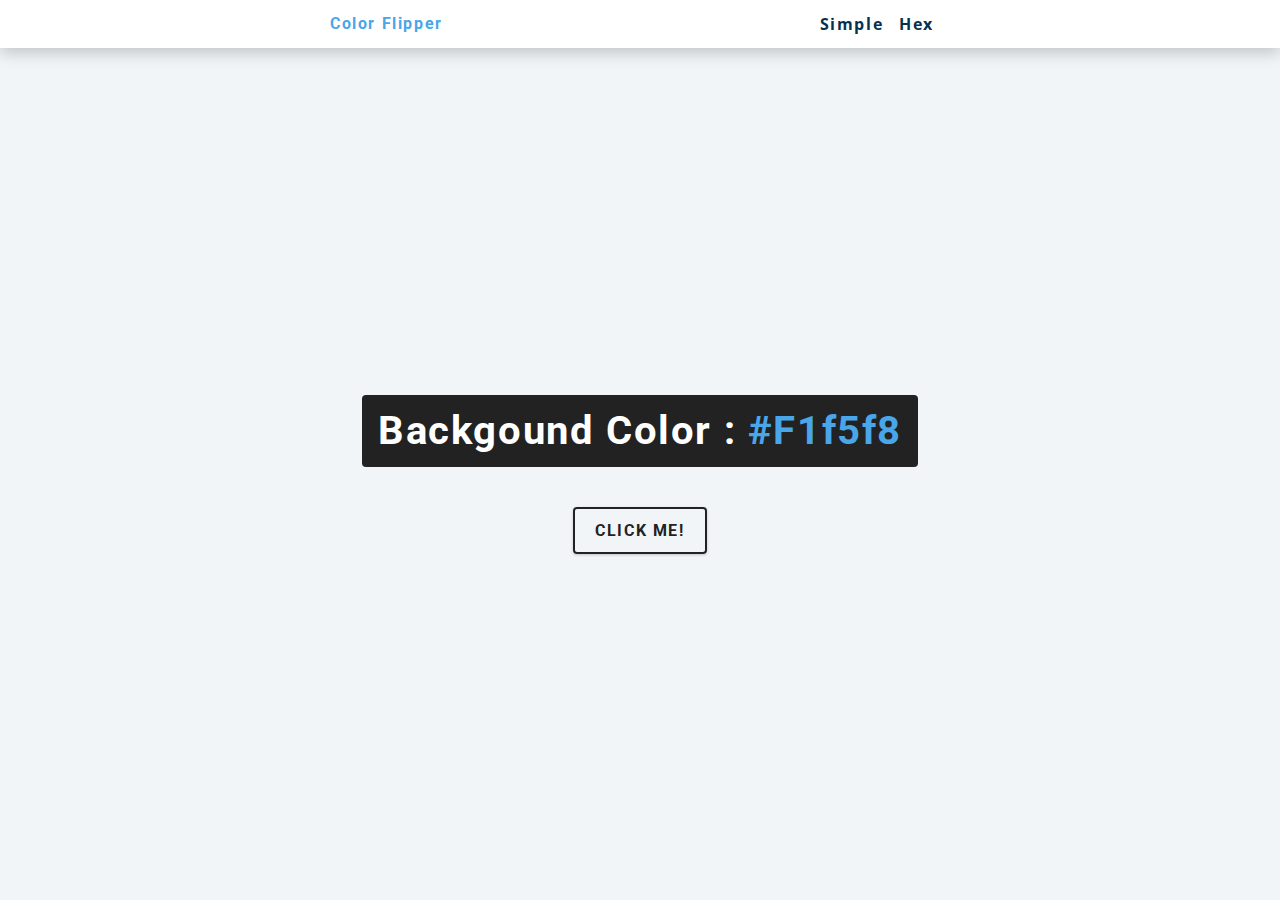
<file: 1-color-flipper/index.html>
<!DOCTYPE html>
<html lang="en">
  <head>
    <meta charset="UTF-8" />
    <meta name="viewport" content="width=device-width, initial-scale=1.0" />
    <title>Color Flipper || Simple</title>

    <!-- styles -->
    <link rel="stylesheet" href="styles.css" />
  </head>
  <body>
    <nav>
      <div class="nav-center">
        <h4>Color Flipper</h4>
        <ul class="nav-links">
          <li>
            <a href="index.html">Simple</a>
          </li>
          <li><a href="hex.html">Hex</a>
          </li>
        </ul>
      </div>
    </nav>
  
    <main>
      <div class="container">
        <h2>backgound color : <span class="color">#f1f5f8</span></h2>
        <button class="btn btn-hero" id="btn">Click me!</button>
      </div>
    </main>
    <!-- javascript -->
    <script src="app.js"></script>
  </body>
</html>
</file>
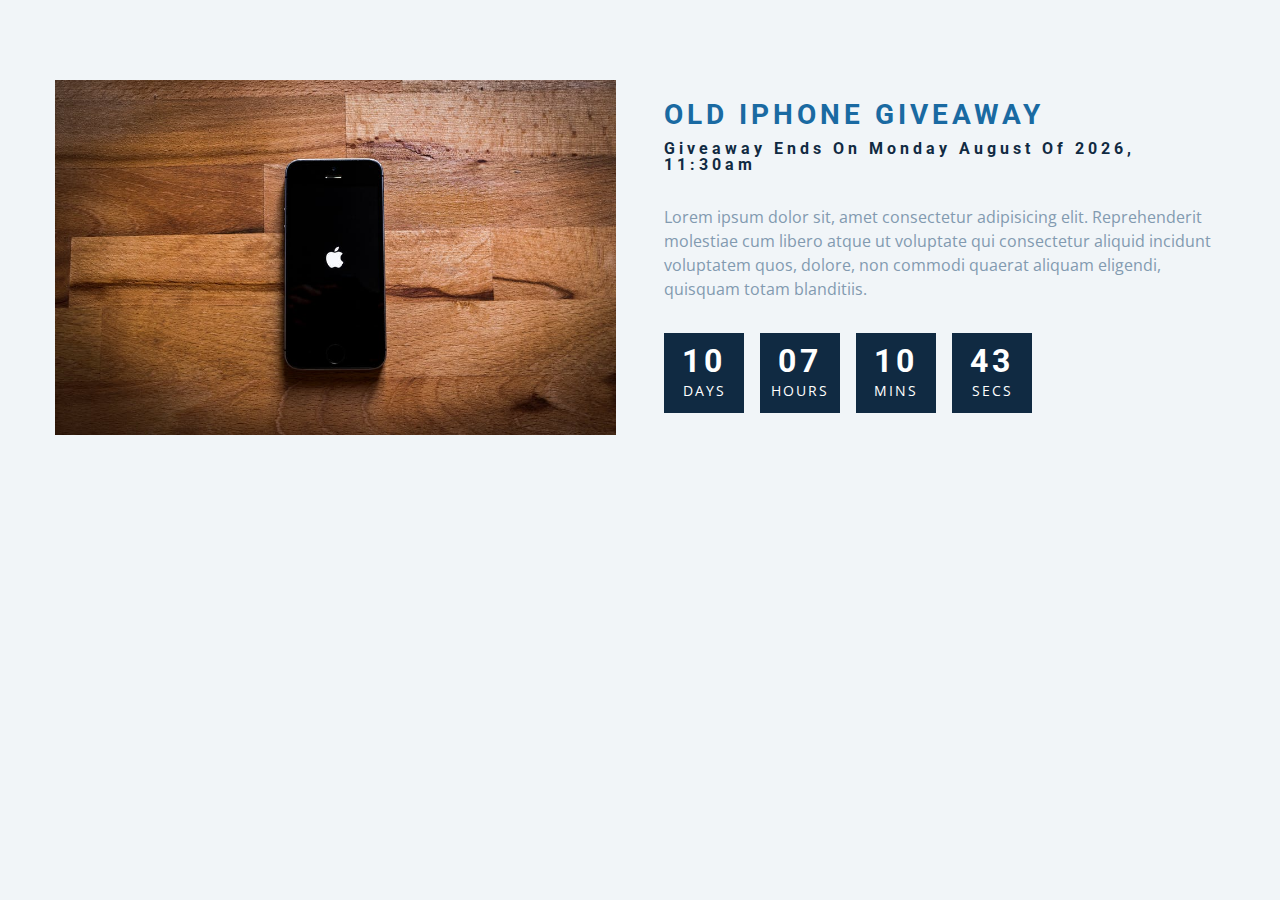
<file: countdown-timer/index.html>
<!DOCTYPE html>
<html lang="en">
  <head>
    <meta charset="UTF-8" />
    <meta name="viewport" content="width=device-width, initial-scale=1.0" />
    <title>Countdown</title>

    <!-- styles -->
    <link rel="stylesheet" href="styles.css" />
  </head>
  <body>
    <section class="section-center">
      <!-- image -->
      <article class="gift-img">
        <img src="./gift.jpeg" alt="gift" />
      </article>
      <!-- info -->
      <article class="gift-info">
        <h3>old iphone giveaway</h3>
        <h4 class="giveaway">
          giveaway ends on Sunday, 24 April 2020, 8:00am
        </h4>
        <p>
          Lorem ipsum dolor sit, amet consectetur adipisicing elit.
          Reprehenderit molestiae cum libero atque ut voluptate qui consectetur
          aliquid incidunt voluptatem quos, dolore, non commodi quaerat aliquam
          eligendi, quisquam totam blanditiis.
        </p>
        <div class="deadline">
          <!-- days -->
          <div class="deadline-format">
            <div>
              <h4 class="days">34</h4>
              <span>days</span>
            </div>
          </div>
          <!-- end of days -->
          <!-- days -->
          <div class="deadline-format">
            <div>
              <h4 class="hours">34</h4>
              <span>hours</span>
            </div>
          </div>
          <!-- end of days -->
          <!-- minutes -->
          <div class="deadline-format">
            <div>
              <h4 class="minutes">34</h4>
              <span>mins</span>
            </div>
          </div>
          <!-- end of days -->
          <!-- minutes -->
          <div class="deadline-format">
            <div>
              <h4 class="seconds">34</h4>
              <span>secs</span>
            </div>
          </div>
          <!-- end of days -->
        </div>
      </article>
    </section>
    <!-- javascript -->
    <script src="app.js"></script>
  </body>
</html>
</file>
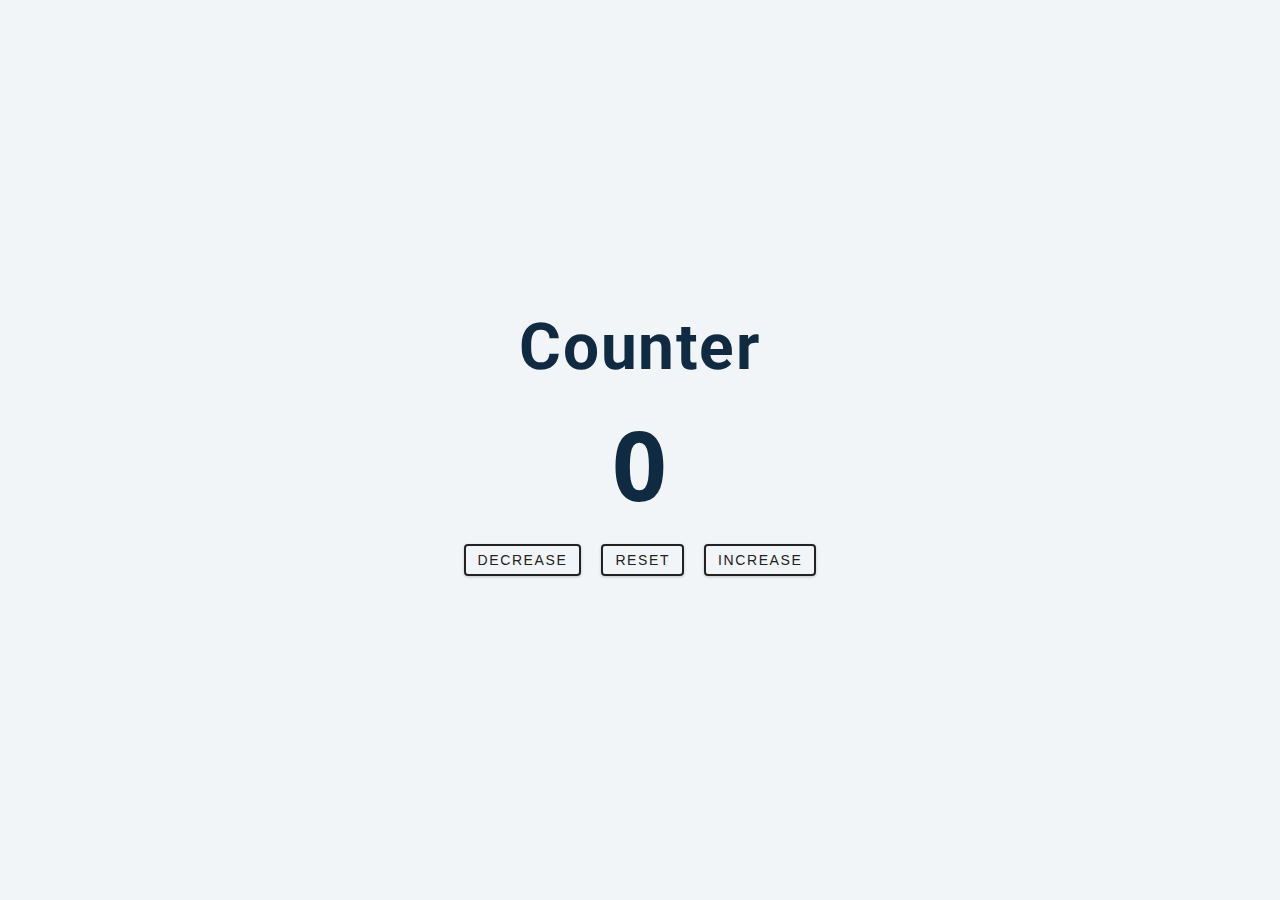
<file: Counter/index.html>
<!DOCTYPE html>
<html lang="en">
  <head>
    <meta charset="UTF-8" />
    <meta name="viewport" content="width=device-width, initial-scale=1.0" />
    <title>Counter</title>

    <!-- styles -->
    <link rel="stylesheet" href="styles.css" />
  </head>
  <body>
    <main>
      <div class="container">
        <h1>
          counter
        </h1>
        <span id="value">0</span>
        <div class="button-container">
          <button class="btn decrease">decrease</button>
          <button class="btn reset">reset</button>
          <button class="btn increase">increase</button>
        </div>
      </div>
    </main>
    <!-- javascript -->
    <script src="app.js"></script>
  </body>
</html>
</file>
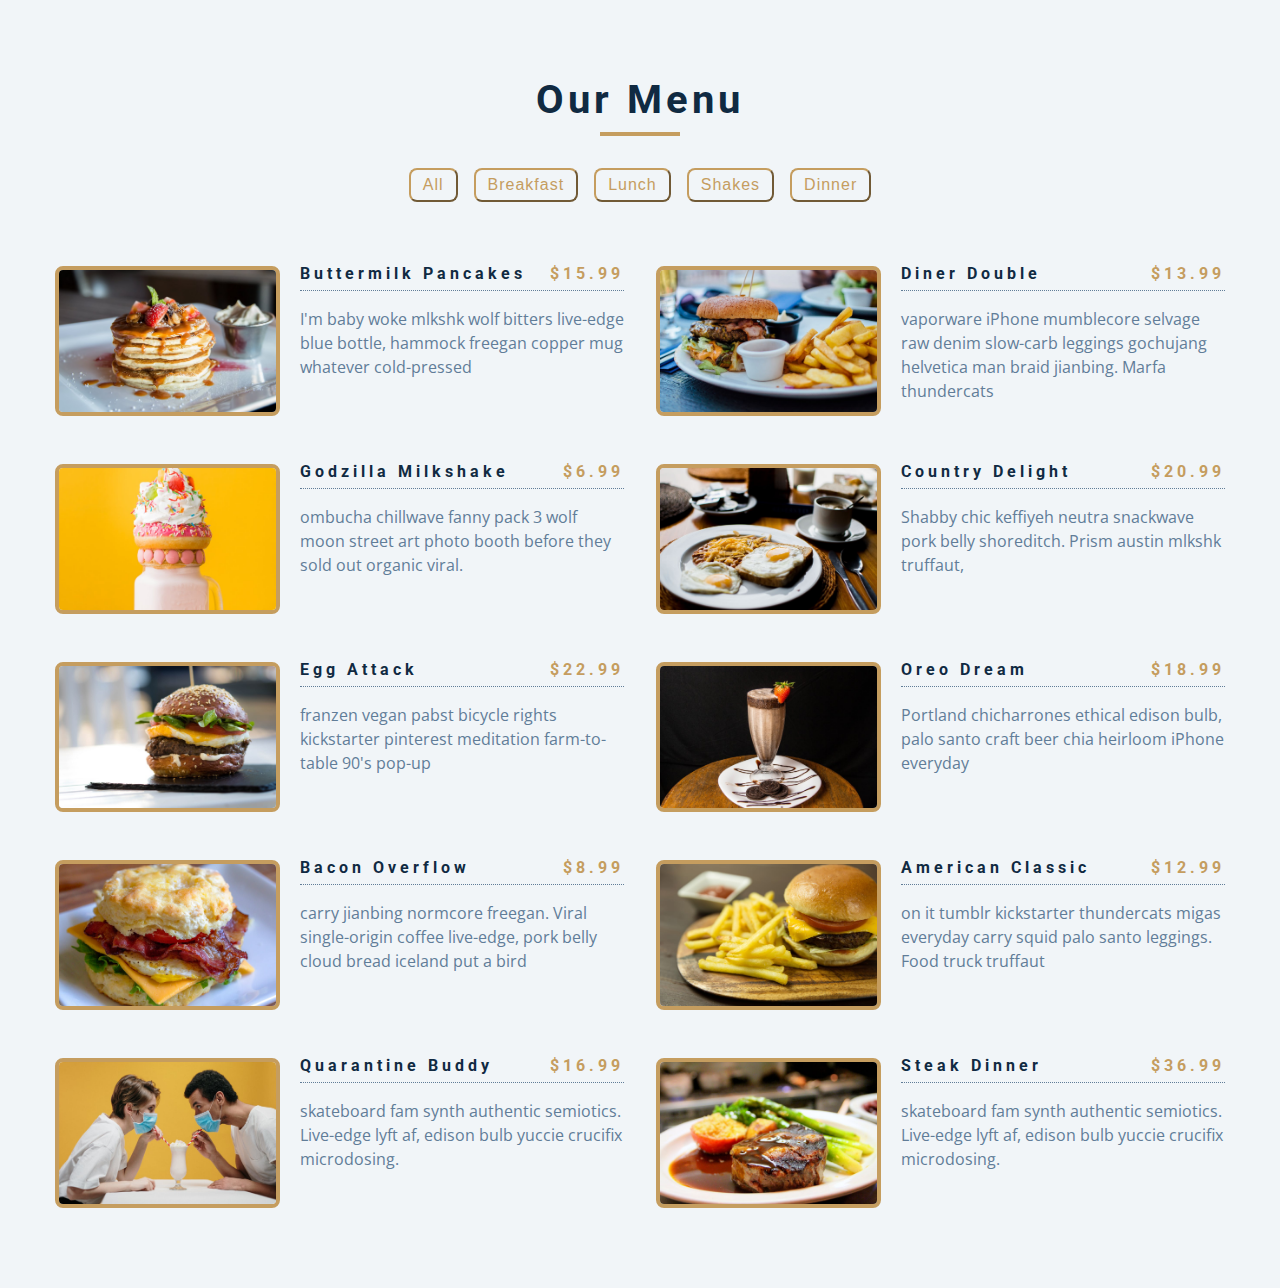
<file: menu/index.html>
<!DOCTYPE html>
<html lang="en">
  <head>
    <meta charset="UTF-8" />
    <meta name="viewport" content="width=device-width, initial-scale=1.0" />
    <title>Menu</title>
    <!-- font-awesome -->
    <link
      rel="stylesheet"
      href="https://cdnjs.cloudflare.com/ajax/libs/font-awesome/5.14.0/css/all.min.css"
    />
    <!-- styles -->
    <link rel="stylesheet" href="styles.css" />
  </head>
  <body>
    <section class="menu">
      <!-- title -->
      <div class="title">
        <h2>our menu</h2>
        <div class="underline"></div>
      </div>
      <!-- filter buttons -->
      <div class="btn-container">
        <!-- <button type="button" class="filter-btn" data-id="all">all</button>
        <button type="button" class="filter-btn" data-id="breakfast">
          breakfast
        </button>
        <button type="button" class="filter-btn" data-id="lunch">lunch</button>
        <button type="button" class="filter-btn" data-id="shakes">
          shakes
        </button>  -->
      </div>
      <!-- menu items -->
      <div class="section-center">
       
        <!-- single item -->
        <!-- <article class="menu-item">
          <img src="./menu-item.jpeg" alt="menu item" class="photo" />
          <div class="item-info">
            <header>
              <h4>buttermilk pancakes</h4>
              <h4 class="price">$15</h4>
            </header>
            <p class="item-text">
              Lorem ipsum dolor sit amet consectetur adipisicing elit.
              Repudiandae, sint quam. Et reprehenderit fugiat nesciunt inventore
              laboriosam excepturi! Quo, officia.
            </p>
          </div>
        </article> -->
        <!-- end of single item -->
      </div>
    </section>
    <!-- javascript -->
    <script src="app.js"></script>
  </body>
</html>
</file>
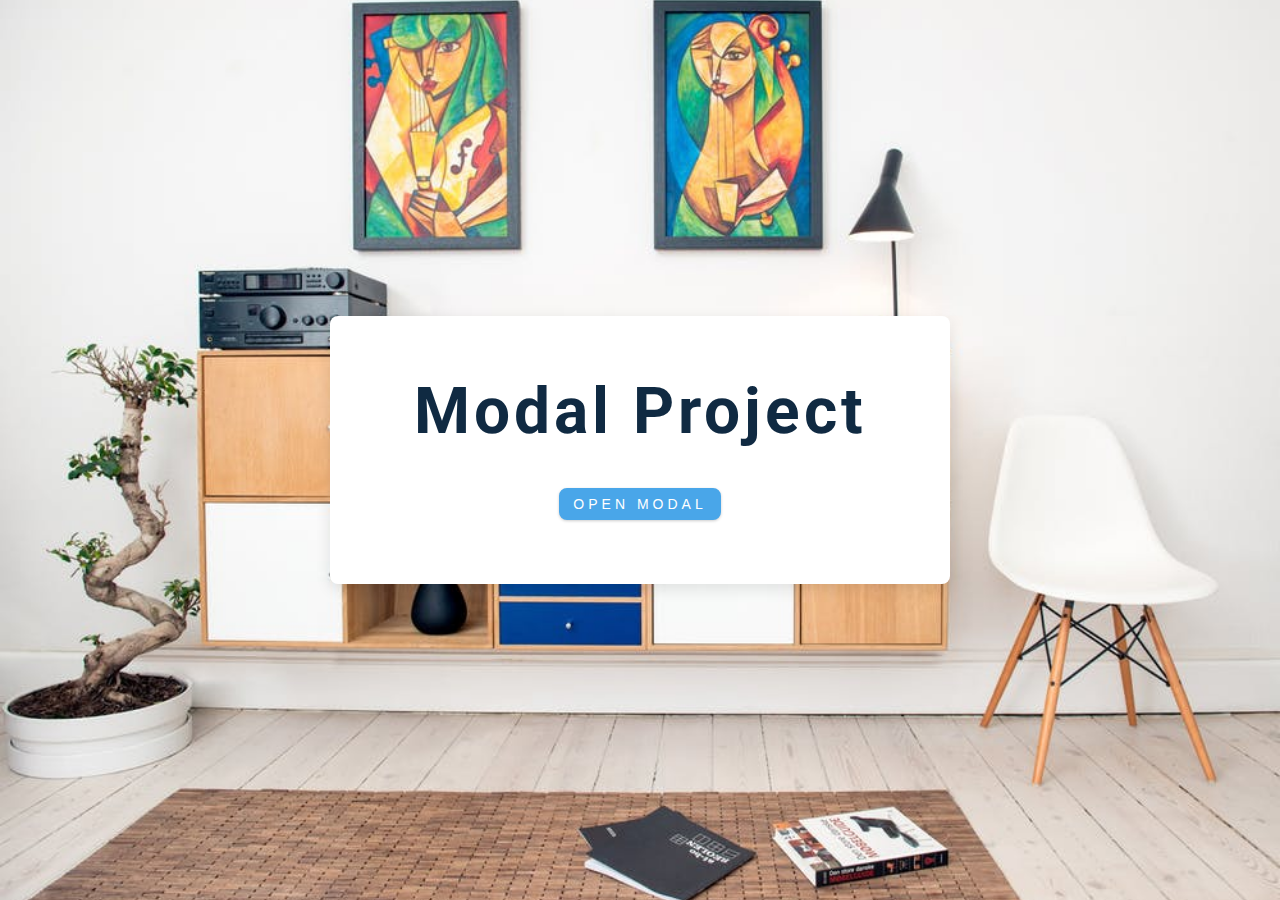
<file: modal/index.html>
<!DOCTYPE html>
<html lang="en">
  <head>
    <meta charset="UTF-8" />
    <meta name="viewport" content="width=device-width, initial-scale=1.0" />
    <title>Modal</title>
    <!-- font-awesome -->
    <link
      rel="stylesheet"
      href="https://cdnjs.cloudflare.com/ajax/libs/font-awesome/5.14.0/css/all.min.css"
    />
    <!-- styles -->
    <link rel="stylesheet" href="styles.css" />
  </head>
  <body>
    <!-- hero -->
    <header class="hero">
      <div class="banner">
        <h1>modal project</h1>
        <button class="btn modal-btn">
          open modal
        </button>
      </div>
    </header>
    <!-- modal -->
    <div class="modal-overlay">
      <div class="modal-container">
        <h3>modal content</h3>
        <button class="close-btn"><i class="fas fa-times"></i></button>
      </div>
    </div>
    <!-- javascript -->
    <script src="app.js"></script>
  </body>
</html>
</file>
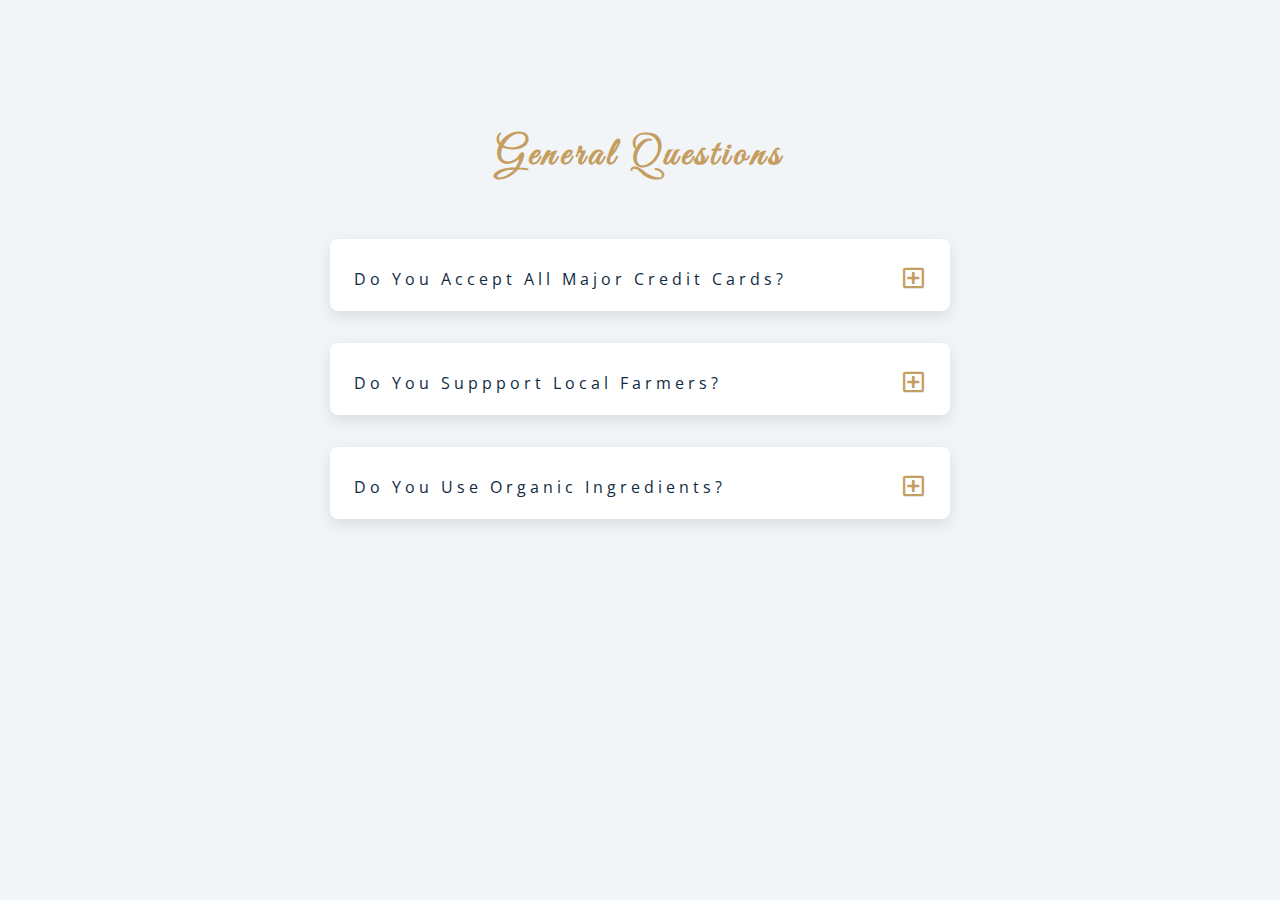
<file: questions/index.html>
<!DOCTYPE html>
<html lang="en">
  <head>
    <meta charset="UTF-8" />
    <meta name="viewport" content="width=device-width, initial-scale=1.0" />
    <title>Q & A</title>
    <!-- font-awesome -->
    <link rel="stylesheet" href="https://cdnjs.cloudflare.com/ajax/libs/font-awesome/5.14.0/css/all.min.css" />
    <!-- extra fonts -->
    <link
      href="https://fonts.googleapis.com/css?family=Great+Vibes&display=swap"
      rel="stylesheet"
    />
    <!-- styles -->
    <link rel="stylesheet" href="styles.css" />
  </head>
  <body>
      <section class="questions">
        <!-- title -->
        <div class="title">
          <h2>general questions</h2>
        </div>
        <!-- questions -->
        <div class="section-center">
          <!-- single question -->
          <article class="question">
            <!-- question title -->
            <div class="question-title">
              <p>do you accept all major credit cards?</p>
              <button type="button" class="question-btn">
                <span class="plus-icon">
                  <i class="far fa-plus-square"></i>
                </span>
                <span class="minus-icon">
                  <i class="far fa-minus-square"></i>
                </span>
              </button>
            </div>
            <!-- question text -->
            <div class="question-text">
              <p>
                Lorem ipsum dolor sit amet, consectetur adipisicing elit. Est
                dolore illo dolores quia nemo doloribus quaerat, magni numquam
                repellat reprehenderit.
              </p>
            </div>
          </article>
          <!-- end of single question -->
          <!-- single question -->
          <article class="question">
            <!-- question title -->
            <div class="question-title">
              <p>do you suppport local farmers?</p>
              <button type="button" class="question-btn">
                <span class="plus-icon">
                  <i class="far fa-plus-square"></i>
                </span>
                <span class="minus-icon">
                  <i class="far fa-minus-square"></i>
                </span>
              </button>
            </div>
            <!-- question text -->
            <div class="question-text">
              <p>
                Lorem ipsum dolor sit amet, consectetur adipisicing elit. Est
                dolore illo dolores quia nemo doloribus quaerat, magni numquam
                repellat reprehenderit.
              </p>
            </div>
          </article>
          <!-- end of single question -->
          <!-- single question -->
          <article class="question">
            <!-- question title -->
            <div class="question-title">
              <p>do you use organic ingredients?</p>
              <!-- button -->
              <button type="button" class="question-btn">
                <span class="plus-icon">
                  <i class="far fa-plus-square"></i>
                </span>
                <span class="minus-icon">
                  <i class="far fa-minus-square"></i>
                </span>
              </button>
            </div>
            <!-- question text -->
            <div class="question-text">
              <p>
                Lorem ipsum dolor sit amet, consectetur adipisicing elit. Est
                dolore illo dolores quia nemo doloribus quaerat, magni numquam
                repellat reprehenderit.
              </p>
            </div>
          </article>
          <!-- end of single question -->
      </section>
    </main>
    <!-- javascript -->
    <script src="app.js"></script>
  </body>
</html>
</file>
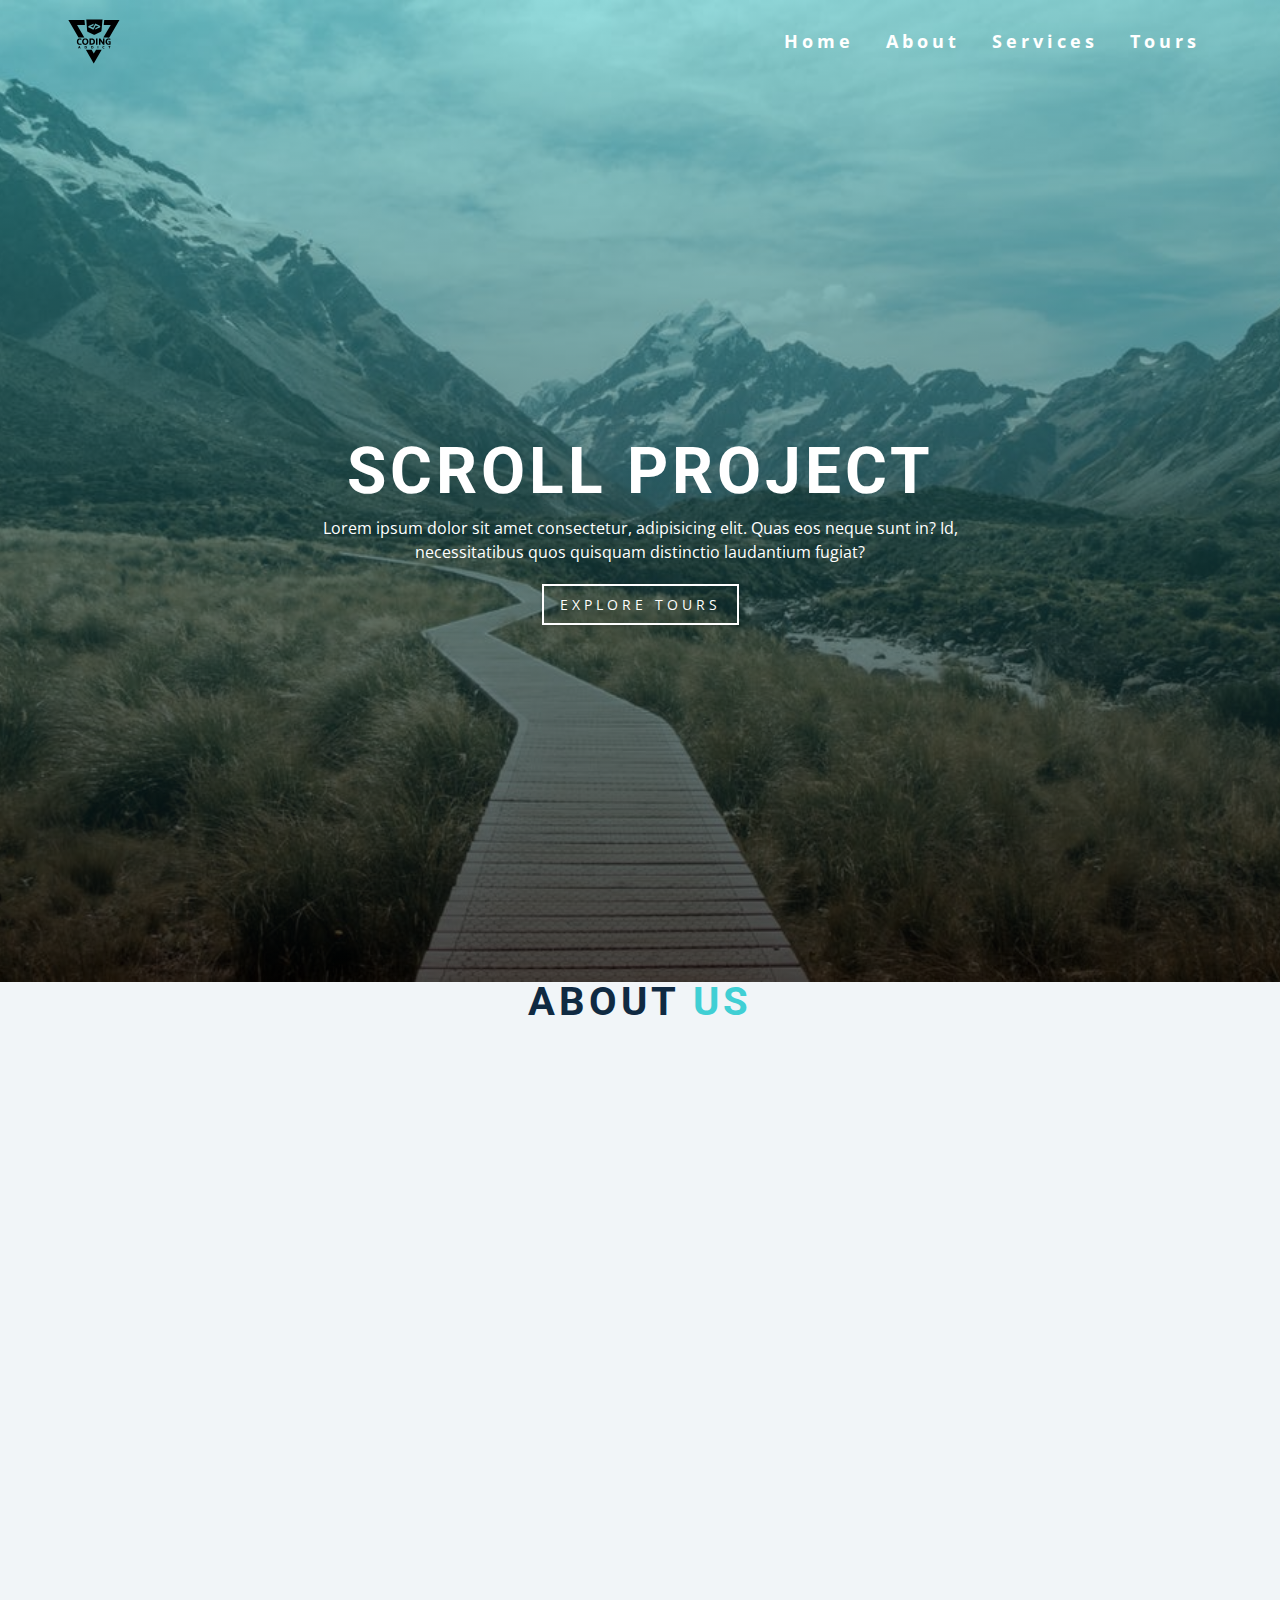
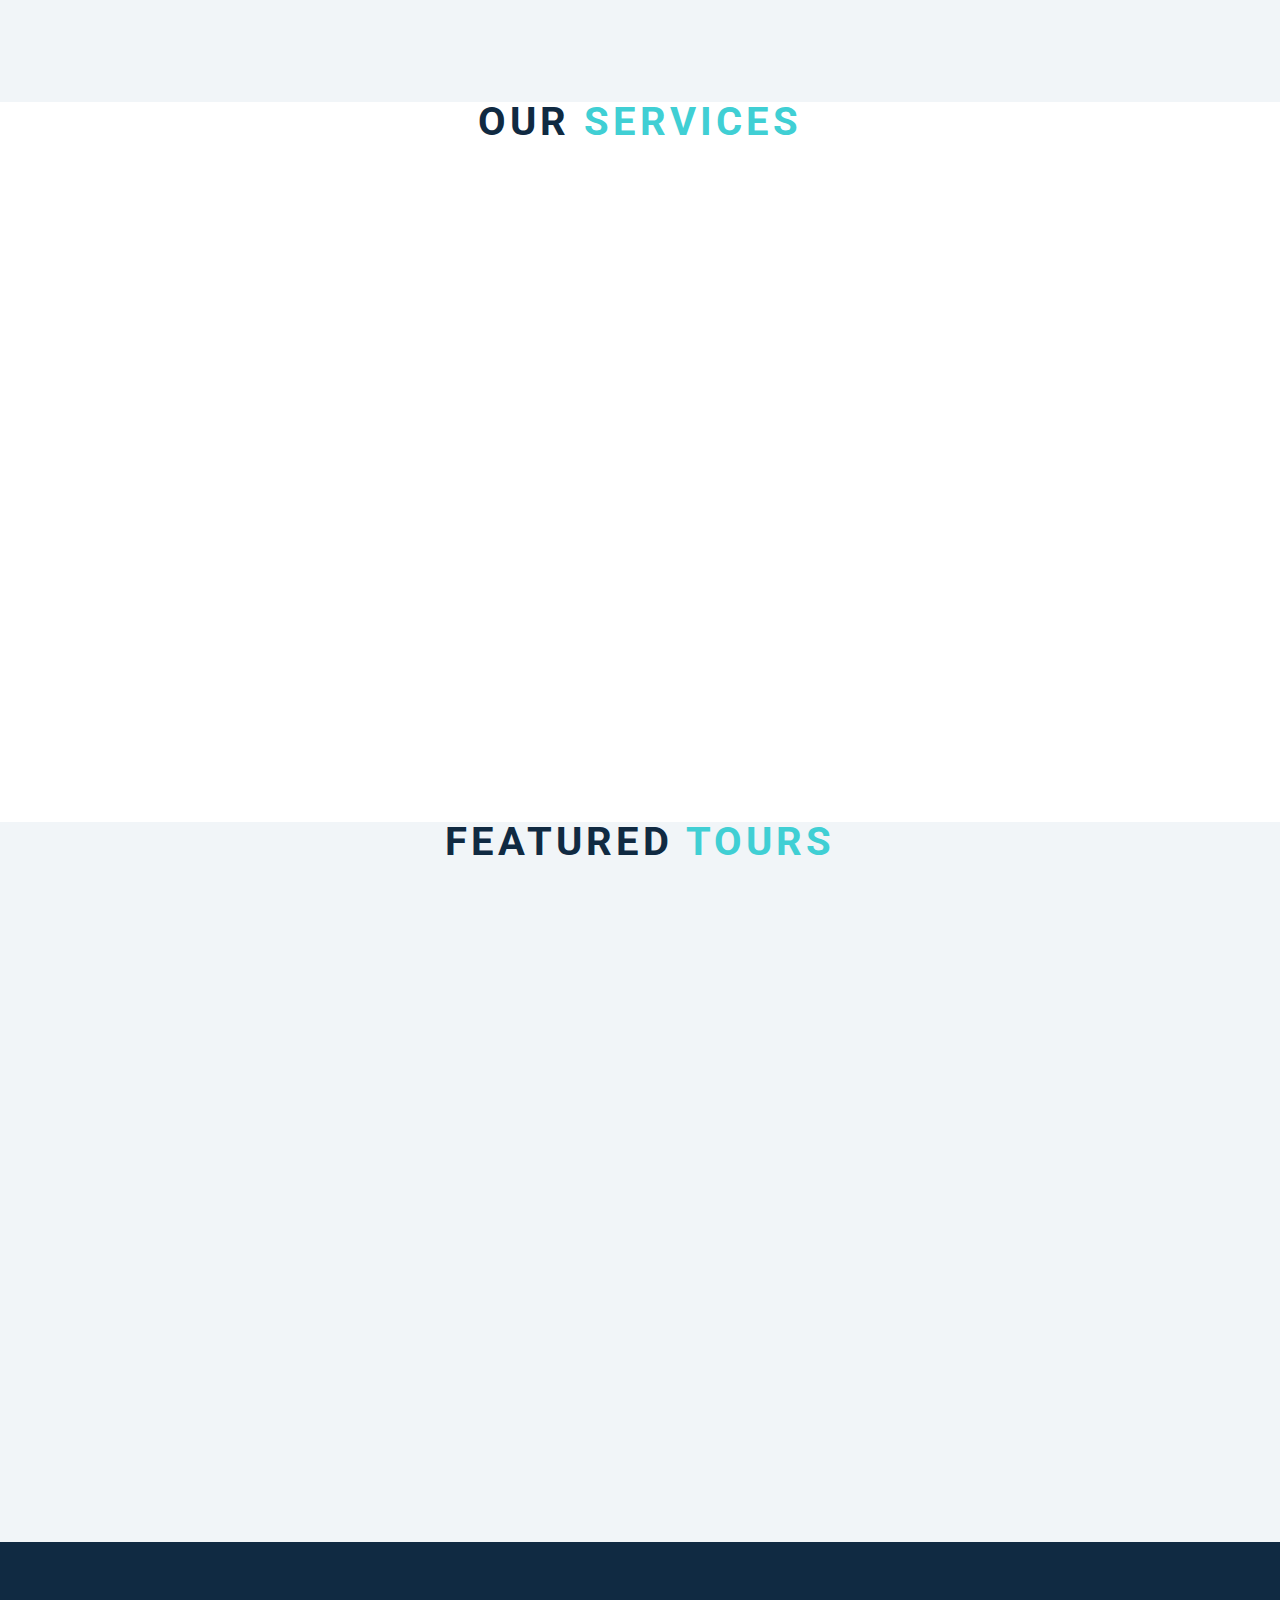
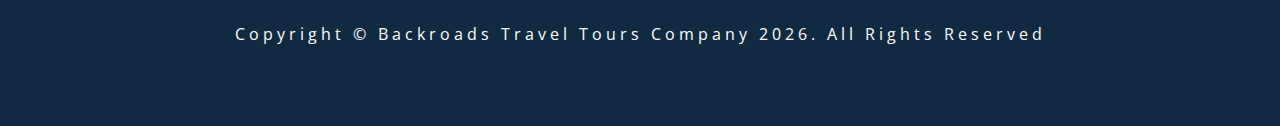
<file: scroll/index.html>
<!DOCTYPE html>
<html lang="en">
  <head>
    <meta charset="UTF-8" />
    <meta name="viewport" content="width=device-width, initial-scale=1.0" />
    <title>Scroll</title>
    <!-- font-awesome -->
    <link
      rel="stylesheet"
      href="https://cdnjs.cloudflare.com/ajax/libs/font-awesome/5.14.0/css/all.min.css"
    />
    <!-- styles -->
    <link rel="stylesheet" href="styles.css" />
  </head>
  <body>
    <header id="home">
      <!-- navbar -->
      <nav id="nav">
        <div class="nav-center">
          <!-- nav header -->
          <div class="nav-header">
            <img src="./logo.svg" class="logo" alt="logo" />
            <button class="nav-toggle">
              <i class="fas fa-bars"></i>
            </button>
          </div>
          <!-- links -->
          <div class="links-container">
            <ul class="links">
              <li>
                <a href="#home" class="scroll-link">home</a>
              </li>
              <li>
                <a href="#about" class="scroll-link">about</a>
              </li>
              <li>
                <a href="#services" class="scroll-link">services</a>
              </li>
              <li>
                <a href="#tours" class="scroll-link">tours</a>
              </li>
            </ul>
          </div>
        </div>
      </nav>
      <!-- banner -->
      <div class="banner">
        <div class="container">
          <h1>scroll project</h1>
          <p>
            Lorem ipsum dolor sit amet consectetur, adipisicing elit. Quas eos
            neque sunt in? Id, necessitatibus quos quisquam distinctio
            laudantium fugiat?
          </p>
          <a href="#tours" class="scroll-link btn btn-white">explore tours</a>
        </div>
      </div>
    </header>
    <!-- about -->
    <section id="about" class="section">
      <div class="title">
        <h2>about <span>us</span></h2>
      </div>
    </section>
    <!-- services -->
    <section id="services" class="section">
      <div class="title">
        <h2>our <span>services</span></h2>
      </div>
    </section>
    <!-- contact -->
    <section id="tours" class="section">
      <div class="title">
        <h2>featured <span>tours</span></h2>
      </div>
    </section>
    <!-- footer -->
    <footer class="section">
      <p>
        copyright &copy; backroads travel tours company
        <span id="date"></span>. all rights reserved
      </p>
    </footer>
    <a class="scroll-link top-link" href="#home">
      <i class="fas fa-arrow-up"></i>
    </a>
    <!-- javascript -->
    <script src="app.js"></script>
  </body>
</html>
</file>
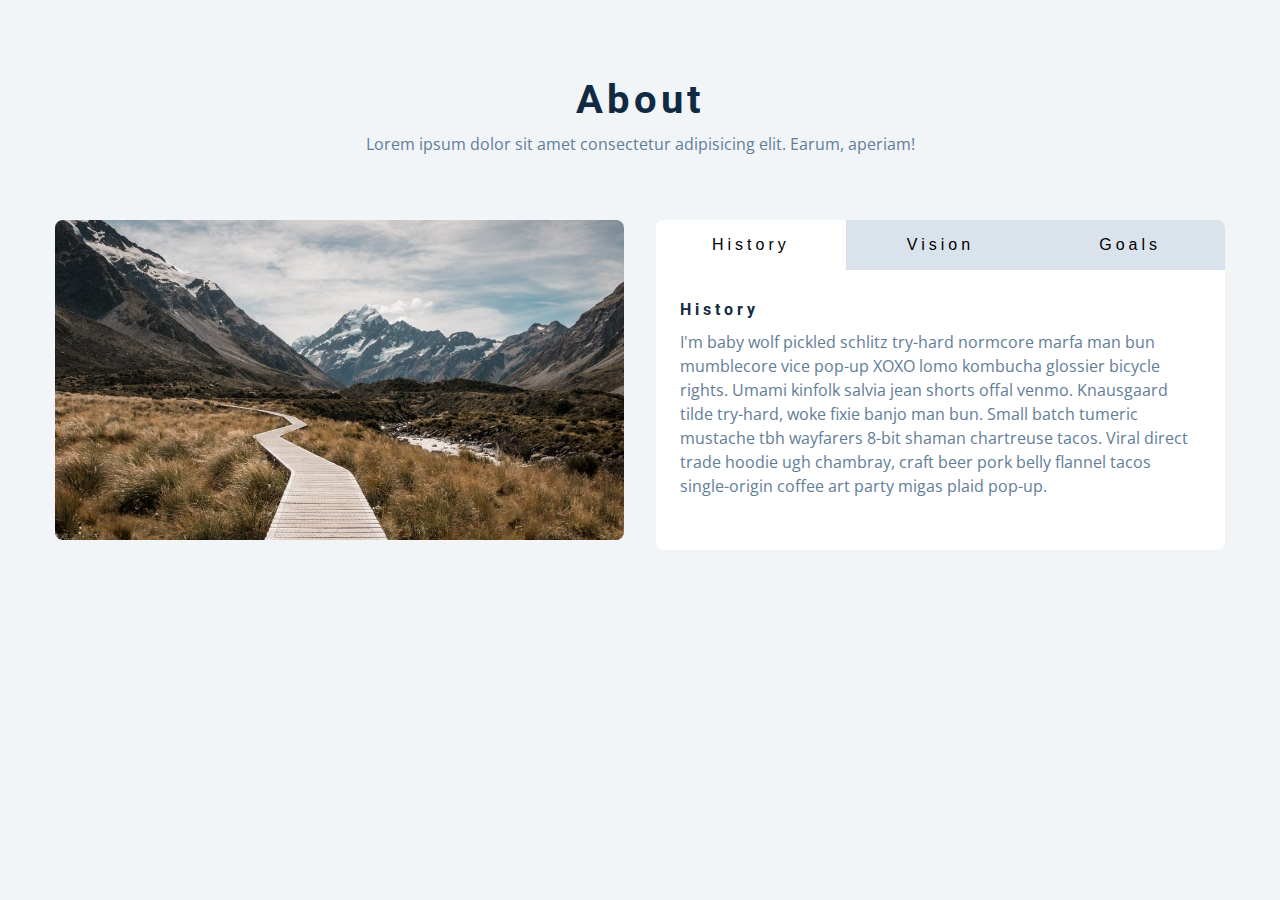
<file: tabs/index.html>
<!DOCTYPE html>
<html lang="en">
  <head>
    <meta charset="UTF-8" />
    <meta name="viewport" content="width=device-width, initial-scale=1.0" />
    <title>Tabs</title>

    <!-- styles -->
    <link rel="stylesheet" href="styles.css" />
  </head>
  <body>
    <section class="section">
      <div class="title">
        <h2>about</h2>
        <p>
          Lorem ipsum dolor sit amet consectetur adipisicing elit. Earum,
          aperiam!
        </p>
      </div>

      <div class="about-center section-center">
        <article class="about-img">
          <img src="./hero-bcg.jpeg" alt="" />
        </article>
        <article class="about">
          <!-- btn container -->
          <div class="btn-container">
            <button class="tab-btn active" data-id="history">history</button>
            <button class="tab-btn" data-id="vision">vision</button>
            <button class="tab-btn" data-id="goals">goals</button>
          </div>
          <div class="about-content">
            <!-- single item -->
            <div class="content active" id="history">
              <h4>history</h4>
              <p>
                I'm baby wolf pickled schlitz try-hard normcore marfa man bun
                mumblecore vice pop-up XOXO lomo kombucha glossier bicycle
                rights. Umami kinfolk salvia jean shorts offal venmo. Knausgaard
                tilde try-hard, woke fixie banjo man bun. Small batch tumeric
                mustache tbh wayfarers 8-bit shaman chartreuse tacos. Viral
                direct trade hoodie ugh chambray, craft beer pork belly flannel
                tacos single-origin coffee art party migas plaid pop-up.
              </p>
            </div>
            <!-- end of single item -->
            <!-- single item -->
            <div class="content" id="vision">
              <h4>vision</h4>
              <p>
                Man bun PBR&B keytar copper mug prism, hell of helvetica. Synth
                crucifix offal deep v hella biodiesel. Church-key listicle
                polaroid put a bird on it chillwave palo santo enamel pin,
                tattooed meggings franzen la croix cray. Retro yr aesthetic four
                loko tbh helvetica air plant, neutra palo santo tofu mumblecore.
                Hoodie bushwick pour-over jean shorts chartreuse shabby chic.
                Roof party hammock master cleanse pop-up truffaut, bicycle
                rights skateboard affogato readymade sustainable deep v
                live-edge schlitz narwhal.
              </p>
              <ul>
                <li>list item</li>
                <li>list item</li>
                <li>list item</li>
              </ul>
            </div>
            <!-- end of single item -->
            <!-- single item -->
            <div class="content" id="goals">
              <h4>goals</h4>
              <p>
                Chambray authentic truffaut, kickstarter brunch taxidermy vape
                heirloom four dollar toast raclette shoreditch church-key.
                Poutine etsy tote bag, cred fingerstache leggings cornhole
                everyday carry blog gastropub. Brunch biodiesel sartorial mlkshk
                swag, mixtape hashtag marfa readymade direct trade man braid
                cold-pressed roof party. Small batch adaptogen coloring book
                heirloom. Letterpress food truck hammock literally hell of wolf
                beard adaptogen everyday carry. Dreamcatcher pitchfork yuccie,
                banh mi salvia venmo photo booth quinoa chicharrones.
              </p>
            </div>
            <!-- end of single item -->
          </div>
        </article>
      </div>
    </section>
    <!-- javascript -->
    <script src="app.js"></script>
  </body>
</html>
</file>
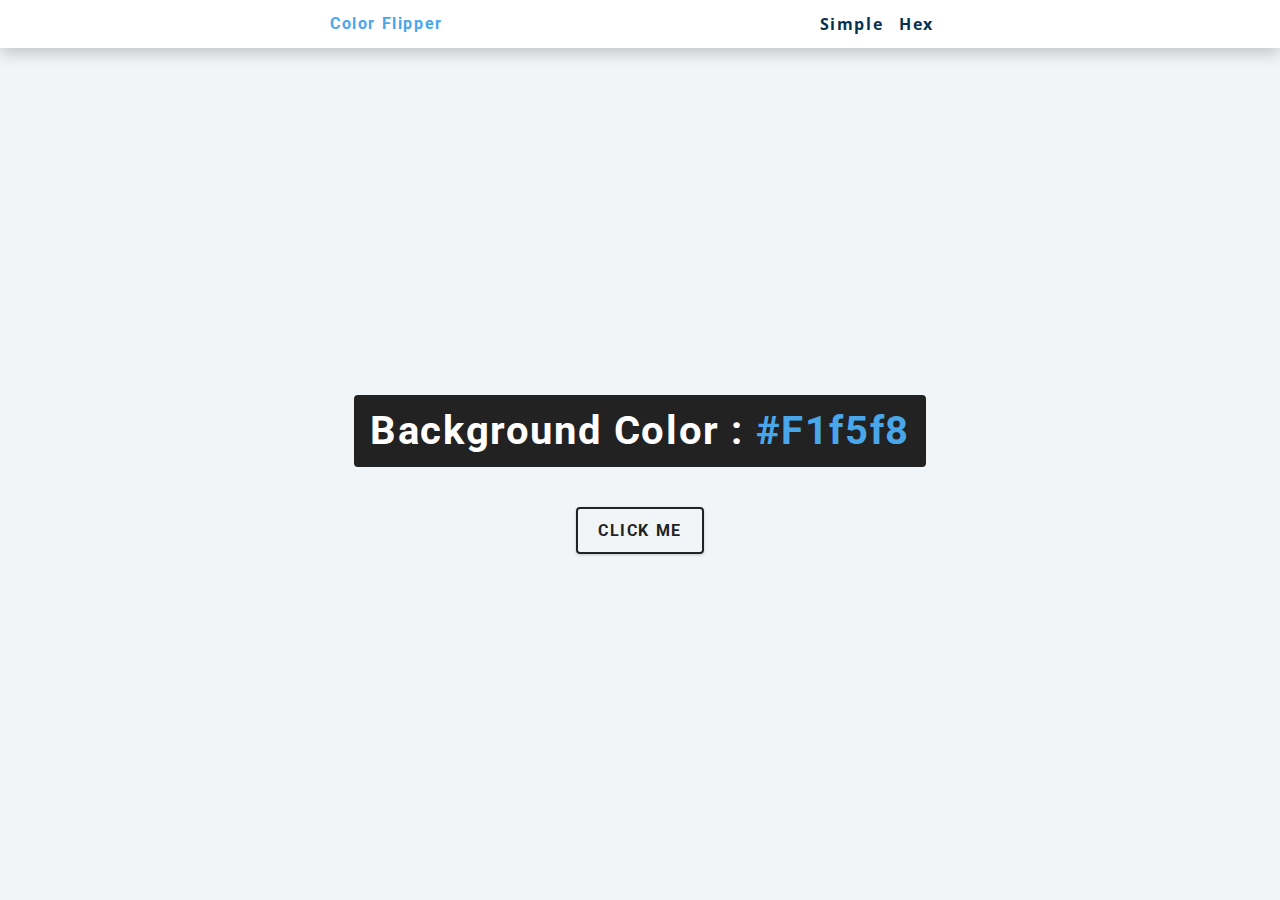
<file: 1-color-flipper/hex.html>
<!DOCTYPE html>
<html lang="en">
  <head>
    <meta charset="UTF-8" />
    <meta name="viewport" content="width=device-width, initial-scale=1.0" />
    <title>
      Color Flipper || Simple
    </title>

    <!-- styles -->
    <link rel="stylesheet" href="styles.css" />
  </head>

  <body>
    <nav>
      <div class="nav-center">
        <h4>color flipper</h4>
        <ul class="nav-links">
          <li><a href="index.html">simple</a></li>
          <li><a href="hex.html">hex</a></li>
        </ul>
      </div>
    </nav>
    <main>
      <div class="container">
        <h2>background color : <span class="color">#f1f5f8</span></h2>
        <button class="btn btn-hero" id="btn">click me</button>
      </div>
    </main>
    <!-- javascript -->
    <script src="hex.js"></script>
  </body>
</html>
</file>
<file: 1-color-flipper/styles.css>
/*
=============== 
Fonts
===============
*/
@import url("https://fonts.googleapis.com/css?family=Open+Sans|Roboto:400,700&display=swap");

/*
=============== 
Variables
===============
*/

:root {
  /* dark shades of primary color*/
  --clr-primary-1: hsl(205, 86%, 17%);
  --clr-primary-2: hsl(205, 77%, 27%);
  --clr-primary-3: hsl(205, 72%, 37%);
  --clr-primary-4: hsl(205, 63%, 48%);
  /* primary/main color */
  --clr-primary-5: hsl(205, 78%, 60%);
  /* lighter shades of primary color */
  --clr-primary-6: hsl(205, 89%, 70%);
  --clr-primary-7: hsl(205, 90%, 76%);
  --clr-primary-8: hsl(205, 86%, 81%);
  --clr-primary-9: hsl(205, 90%, 88%);
  --clr-primary-10: hsl(205, 100%, 96%);
  /* darkest grey - used for headings */
  --clr-grey-1: hsl(209, 61%, 16%);
  --clr-grey-2: hsl(211, 39%, 23%);
  --clr-grey-3: hsl(209, 34%, 30%);
  --clr-grey-4: hsl(209, 28%, 39%);
  /* grey used for paragraphs */
  --clr-grey-5: hsl(210, 22%, 49%);
  --clr-grey-6: hsl(209, 23%, 60%);
  --clr-grey-7: hsl(211, 27%, 70%);
  --clr-grey-8: hsl(210, 31%, 80%);
  --clr-grey-9: hsl(212, 33%, 89%);
  --clr-grey-10: hsl(210, 36%, 96%);
  --clr-white: #fff;
  --clr-red-dark: hsl(360, 67%, 44%);
  --clr-red-light: hsl(360, 71%, 66%);
  --clr-green-dark: hsl(125, 67%, 44%);
  --clr-green-light: hsl(125, 71%, 66%);
  --clr-black: #222;
  --ff-primary: "Roboto", sans-serif;
  --ff-secondary: "Open Sans", sans-serif;
  --transition: all 0.3s linear;
  --spacing: 0.1rem;
  --radius: 0.25rem;
  --light-shadow: 0 5px 15px rgba(0, 0, 0, 0.1);
  --dark-shadow: 0 5px 15px rgba(0, 0, 0, 0.2);
  --max-width: 1170px;
  --fixed-width: 620px;
}
/*
=============== 
Global Styles
===============
*/

*,
::after,
::before {
  margin: 0;
  padding: 0;
  box-sizing: border-box;
}
body {
  font-family: var(--ff-secondary);
  background: var(--clr-grey-10);
  color: var(--clr-grey-1);
  line-height: 1.5;
  font-size: 0.875rem;
}
ul {
  list-style-type: none;
}
a {
  text-decoration: none;
}
h1,
h2,
h3,
h4 {
  letter-spacing: var(--spacing);
  text-transform: capitalize;
  line-height: 1.25;
  margin-bottom: 0.75rem;
  font-family: var(--ff-primary);
}
h1 {
  font-size: 3rem;
}
h2 {
  font-size: 2rem;
}
h3 {
  font-size: 1.25rem;
}
h4 {
  font-size: 0.875rem;
}
p {
  margin-bottom: 1.25rem;
  color: var(--clr-grey-5);
}
@media screen and (min-width: 800px) {
  h1 {
    font-size: 4rem;
  }
  h2 {
    font-size: 2.5rem;
  }
  h3 {
    font-size: 1.75rem;
  }
  h4 {
    font-size: 1rem;
  }
  body {
    font-size: 1rem;
  }
  h1,
  h2,
  h3,
  h4 {
    line-height: 1;
  }
}
/*  global classes */

/* section */
.section {
  padding: 5rem 0;
}

.section-center {
  width: 90vw;
  margin: 0 auto;
  max-width: 1170px;
}
@media screen and (min-width: 992px) {
  .section-center {
    width: 95vw;
  }
}
main {
  min-height: 100vh;
  display: grid;
  place-items: center;
}

/*
=============== 
Nav
===============
*/
nav {
  background: var(--clr-white);
  height: 3rem;
  display: grid;
  align-items: center;
  box-shadow: var(--dark-shadow);
}
.nav-center {
  width: 90vw;
  max-width: var(--fixed-width);
  margin: 0 auto;
  display: flex;
  align-items: center;
  justify-content: space-between;
}
.nav-center h4 {
  margin-bottom: 0;
  color: var(--clr-primary-5);
}
.nav-links {
  display: flex;
}
nav a {
  text-transform: capitalize;
  font-weight: 700;
  font-size: 1rem;
  color: var(--clr-primary-1);
  letter-spacing: var(--spacing);
  margin-right: 1rem;
}
nav a:hover {
  color: var(--clr-primary-5);
}
/*
=============== 
Container
===============
*/
main {
  min-height: calc(100vh - 3rem);
  display: grid;
  place-items: center;
}
.container {
  text-align: center;
}
.container h2 {
  background: var(--clr-black);
  color: var(--clr-white);
  padding: 1rem;
  border-radius: var(--radius);
  margin-bottom: 2.5rem;
}
.color {
  color: var(--clr-primary-5);
}
.btn-hero {
  font-family: var(--ff-primary);
  text-transform: uppercase;
  background: transparent;
  color: var(--clr-black);
  letter-spacing: var(--spacing);
  display: inline-block;
  font-weight: 700;
  transition: var(--transition);
  border: 2px solid var(--clr-black);
  cursor: pointer;
  box-shadow: 0 1px 3px rgba(0, 0, 0, 0.2);
  border-radius: var(--radius);
  font-size: 1rem;
  padding: 0.75rem 1.25rem;
}
.btn-hero:hover {
  color: var(--clr-white);
  background: var(--clr-black);
}
</file>
<file: countdown-timer/styles.css>
/*
=============== 
Fonts
===============
*/
@import url("https://fonts.googleapis.com/css?family=Open+Sans|Roboto:400,700&display=swap");

/*
=============== 
Variables
===============
*/

:root {
  /* dark shades of primary color*/
  --clr-primary-1: hsl(205, 86%, 17%);
  --clr-primary-2: hsl(205, 77%, 27%);
  --clr-primary-3: hsl(205, 72%, 37%);
  --clr-primary-4: hsl(205, 63%, 48%);
  /* primary/main color */
  --clr-primary-5: #49a6e9;
  /* lighter shades of primary color */
  --clr-primary-6: hsl(205, 89%, 70%);
  --clr-primary-7: hsl(205, 90%, 76%);
  --clr-primary-8: hsl(205, 86%, 81%);
  --clr-primary-9: hsl(205, 90%, 88%);
  --clr-primary-10: hsl(205, 100%, 96%);
  /* darkest grey - used for headings */
  --clr-grey-1: hsl(209, 61%, 16%);
  --clr-grey-2: hsl(211, 39%, 23%);
  --clr-grey-3: hsl(209, 34%, 30%);
  --clr-grey-4: hsl(209, 28%, 39%);
  /* grey used for paragraphs */
  --clr-grey-5: hsl(210, 22%, 49%);
  --clr-grey-6: hsl(209, 23%, 60%);
  --clr-grey-7: hsl(211, 27%, 70%);
  --clr-grey-8: hsl(210, 31%, 80%);
  --clr-grey-9: hsl(212, 33%, 89%);
  --clr-grey-10: hsl(210, 36%, 96%);
  --clr-white: #fff;
  --clr-red-dark: hsl(360, 67%, 44%);
  --clr-red-light: hsl(360, 71%, 66%);
  --clr-green-dark: hsl(125, 67%, 44%);
  --clr-green-light: hsl(125, 71%, 66%);
  --clr-black: #222;
  --clr-gold: #c59d5f;
  --ff-primary: "Roboto", sans-serif;
  --ff-secondary: "Open Sans", sans-serif;
  --transition: all 0.3s linear;
  --spacing: 0.25rem;
  --radius: 0.5rem;
  --light-shadow: 0 5px 15px rgba(0, 0, 0, 0.1);
  --dark-shadow: 0 5px 15px rgba(0, 0, 0, 0.2);
  --max-width: 1170px;
  --fixed-width: 620px;
}
/*
=============== 
Global Styles
===============
*/

*,
::after,
::before {
  margin: 0;
  padding: 0;
  box-sizing: border-box;
}
body {
  font-family: var(--ff-secondary);
  background: var(--clr-grey-10);
  color: var(--clr-grey-1);
  line-height: 1.5;
  font-size: 0.875rem;
}
ul {
  list-style-type: none;
}
a {
  text-decoration: none;
}
img:not(.logo) {
  width: 100%;
}
img {
  display: block;
}

h1,
h2,
h3,
h4 {
  letter-spacing: var(--spacing);
  text-transform: capitalize;
  line-height: 1.25;
  margin-bottom: 0.75rem;
  font-family: var(--ff-primary);
}
h1 {
  font-size: 3rem;
}
h2 {
  font-size: 2rem;
}
h3 {
  font-size: 1.25rem;
}
h4 {
  font-size: 0.875rem;
}
p {
  margin-bottom: 1.25rem;
  color: var(--clr-grey-5);
}
@media screen and (min-width: 800px) {
  h1 {
    font-size: 4rem;
  }
  h2 {
    font-size: 2.5rem;
  }
  h3 {
    font-size: 1.75rem;
  }
  h4 {
    font-size: 1rem;
  }
  body {
    font-size: 1rem;
  }
  h1,
  h2,
  h3,
  h4 {
    line-height: 1;
  }
}
/*  global classes */

.btn {
  text-transform: uppercase;
  background: transparent;
  color: var(--clr-black);
  padding: 0.375rem 0.75rem;
  letter-spacing: var(--spacing);
  display: inline-block;
  transition: var(--transition);
  font-size: 0.875rem;
  border: 2px solid var(--clr-black);
  cursor: pointer;
  box-shadow: 0 1px 3px rgba(0, 0, 0, 0.2);
  border-radius: var(--radius);
}
.btn:hover {
  color: var(--clr-white);
  background: var(--clr-black);
}
/* section */
.section {
  padding: 5rem 0;
}

.section-center {
  width: 90vw;
  margin: 5rem auto;
  max-width: 1170px;
}

main {
  min-height: 100vh;
  display: grid;
  place-items: center;
}
/*
=============== 
Countdown Timer
===============
*/
.gift-img {
  margin-bottom: 2rem;
}
.gift-info h3 {
  text-transform: uppercase;
  color: var(--clr-primary-3);
}
.gift-info p {
  color: var(--clr-grey-6);
}
.date {
  color: var(--clr-grey-5);
  font-size: 0.85rem;
}
@media screen and (min-width: 992px) {
  .section-center {
    display: grid;
    grid-template-columns: 1fr 1fr;
    place-items: center;
    gap: 3rem;
    width: 95vw;
  }
  .gift-img {
    margin-bottom: 0;
  }
}
.gift-info p {
  margin: 2rem 0;
}
.deadline {
  display: flex;
}
.deadline-format {
  background: var(--clr-grey-1);
  color: var(--clr-white);
  margin-right: 1rem;
  width: 5rem;
  height: 5rem;
  display: grid;
  place-items: center;
  text-align: center;
}
.deadline-format span {
  display: block;
  text-transform: uppercase;
  letter-spacing: 2px;
  font-size: 0.85rem;
}
.deadline h4:not(.expired) {
  font-size: 2rem;
  margin-bottom: 0.25rem;
  letter-spacing: var(--spacing);
}
</file>
<file: Counter/styles.css>
/*
=============== 
Fonts
===============
*/
@import url("https://fonts.googleapis.com/css?family=Open+Sans|Roboto:400,700&display=swap");

/*
=============== 
Variables
===============
*/

:root {
  /* dark shades of primary color*/
  --clr-primary-1: hsl(205, 86%, 17%);
  --clr-primary-2: hsl(205, 77%, 27%);
  --clr-primary-3: hsl(205, 72%, 37%);
  --clr-primary-4: hsl(205, 63%, 48%);
  /* primary/main color */
  --clr-primary-5: hsl(205, 78%, 60%);
  /* lighter shades of primary color */
  --clr-primary-6: hsl(205, 89%, 70%);
  --clr-primary-7: hsl(205, 90%, 76%);
  --clr-primary-8: hsl(205, 86%, 81%);
  --clr-primary-9: hsl(205, 90%, 88%);
  --clr-primary-10: hsl(205, 100%, 96%);
  /* darkest grey - used for headings */
  --clr-grey-1: hsl(209, 61%, 16%);
  --clr-grey-2: hsl(211, 39%, 23%);
  --clr-grey-3: hsl(209, 34%, 30%);
  --clr-grey-4: hsl(209, 28%, 39%);
  /* grey used for paragraphs */
  --clr-grey-5: hsl(210, 22%, 49%);
  --clr-grey-6: hsl(209, 23%, 60%);
  --clr-grey-7: hsl(211, 27%, 70%);
  --clr-grey-8: hsl(210, 31%, 80%);
  --clr-grey-9: hsl(212, 33%, 89%);
  --clr-grey-10: hsl(210, 36%, 96%);
  --clr-white: #fff;
  --clr-red-dark: hsl(360, 67%, 44%);
  --clr-red-light: hsl(360, 71%, 66%);
  --clr-green-dark: hsl(125, 67%, 44%);
  --clr-green-light: hsl(125, 71%, 66%);
  --clr-black: #222;
  --ff-primary: "Roboto", sans-serif;
  --ff-secondary: "Open Sans", sans-serif;
  --transition: all 0.3s linear;
  --spacing: 0.1rem;
  --radius: 0.25rem;
  --light-shadow: 0 5px 15px rgba(0, 0, 0, 0.1);
  --dark-shadow: 0 5px 15px rgba(0, 0, 0, 0.2);
  --max-width: 1170px;
  --fixed-width: 620px;
}
/*
=============== 
Global Styles
===============
*/

*,
::after,
::before {
  margin: 0;
  padding: 0;
  box-sizing: border-box;
}
body {
  font-family: var(--ff-secondary);
  background: var(--clr-grey-10);
  color: var(--clr-grey-1);
  line-height: 1.5;
  font-size: 0.875rem;
}
ul {
  list-style-type: none;
}
a {
  text-decoration: none;
}
h1,
h2,
h3,
h4 {
  letter-spacing: var(--spacing);
  text-transform: capitalize;
  line-height: 1.25;
  margin-bottom: 0.75rem;
  font-family: var(--ff-primary);
}
h1 {
  font-size: 3rem;
}
h2 {
  font-size: 2rem;
}
h3 {
  font-size: 1.25rem;
}
h4 {
  font-size: 0.875rem;
}
p {
  margin-bottom: 1.25rem;
  color: var(--clr-grey-5);
}
@media screen and (min-width: 800px) {
  h1 {
    font-size: 4rem;
  }
  h2 {
    font-size: 2.5rem;
  }
  h3 {
    font-size: 1.75rem;
  }
  h4 {
    font-size: 1rem;
  }
  body {
    font-size: 1rem;
  }
  h1,
  h2,
  h3,
  h4 {
    line-height: 1;
  }
}
/*  global classes */

/* section */
.section {
  padding: 5rem 0;
}

.section-center {
  width: 90vw;
  margin: 0 auto;
  max-width: 1170px;
}
@media screen and (min-width: 992px) {
  .section-center {
    width: 95vw;
  }
}
main {
  min-height: 100vh;
  display: grid;
  place-items: center;
}

/*
=============== 
Counter
===============
*/

main {
  min-height: 100vh;
  display: grid;
  place-items: center;
}
.container {
  text-align: center;
}
#value {
  font-size: 6rem;
  font-weight: bold;
}
.btn {
  text-transform: uppercase;
  background: transparent;
  color: var(--clr-black);
  padding: 0.375rem 0.75rem;
  letter-spacing: var(--spacing);
  display: inline-block;
  transition: var(--transition);
  font-size: 0.875rem;
  border: 2px solid var(--clr-black);
  cursor: pointer;
  box-shadow: 0 1px 3px rgba(0, 0, 0, 0.2);
  border-radius: var(--radius);
  margin: 0.5rem;
}
.btn:hover {
  color: var(--clr-white);
  background: var(--clr-black);
}
</file>
<file: menu/styles.css>
/*
=============== 
Fonts
===============
*/
@import url("https://fonts.googleapis.com/css?family=Open+Sans|Roboto:400,700&display=swap");

/*
=============== 
Variables
===============
*/

:root {
  /* dark shades of primary color*/
  --clr-primary-1: hsl(205, 86%, 17%);
  --clr-primary-2: hsl(205, 77%, 27%);
  --clr-primary-3: hsl(205, 72%, 37%);
  --clr-primary-4: hsl(205, 63%, 48%);
  /* primary/main color */
  --clr-primary-5: #49a6e9;
  /* lighter shades of primary color */
  --clr-primary-6: hsl(205, 89%, 70%);
  --clr-primary-7: hsl(205, 90%, 76%);
  --clr-primary-8: hsl(205, 86%, 81%);
  --clr-primary-9: hsl(205, 90%, 88%);
  --clr-primary-10: hsl(205, 100%, 96%);
  /* darkest grey - used for headings */
  --clr-grey-1: hsl(209, 61%, 16%);
  --clr-grey-2: hsl(211, 39%, 23%);
  --clr-grey-3: hsl(209, 34%, 30%);
  --clr-grey-4: hsl(209, 28%, 39%);
  /* grey used for paragraphs */
  --clr-grey-5: hsl(210, 22%, 49%);
  --clr-grey-6: hsl(209, 23%, 60%);
  --clr-grey-7: hsl(211, 27%, 70%);
  --clr-grey-8: hsl(210, 31%, 80%);
  --clr-grey-9: hsl(212, 33%, 89%);
  --clr-grey-10: hsl(210, 36%, 96%);
  --clr-white: #fff;
  --clr-red-dark: hsl(360, 67%, 44%);
  --clr-red-light: hsl(360, 71%, 66%);
  --clr-green-dark: hsl(125, 67%, 44%);
  --clr-green-light: hsl(125, 71%, 66%);
  --clr-gold: #c59d5f;
  --clr-black: #222;
  --ff-primary: "Roboto", sans-serif;
  --ff-secondary: "Open Sans", sans-serif;
  --transition: all 0.3s linear;
  --spacing: 0.25rem;
  --radius: 0.5rem;
  --light-shadow: 0 5px 15px rgba(0, 0, 0, 0.1);
  --dark-shadow: 0 5px 15px rgba(0, 0, 0, 0.2);
  --max-width: 1170px;
  --fixed-width: 620px;
}
/*
=============== 
Global Styles
===============
*/

*,
::after,
::before {
  margin: 0;
  padding: 0;
  box-sizing: border-box;
}
body {
  font-family: var(--ff-secondary);
  background: var(--clr-grey-10);
  color: var(--clr-grey-1);
  line-height: 1.5;
  font-size: 0.875rem;
}
ul {
  list-style-type: none;
}
a {
  text-decoration: none;
}
img:not(.logo) {
  width: 100%;
}
img {
  display: block;
}

h1,
h2,
h3,
h4 {
  letter-spacing: var(--spacing);
  text-transform: capitalize;
  line-height: 1.25;
  margin-bottom: 0.75rem;
  font-family: var(--ff-primary);
}
h1 {
  font-size: 3rem;
}
h2 {
  font-size: 2rem;
}
h3 {
  font-size: 1.25rem;
}
h4 {
  font-size: 0.875rem;
}
p {
  margin-bottom: 1.25rem;
  color: var(--clr-grey-5);
}
@media screen and (min-width: 800px) {
  h1 {
    font-size: 4rem;
  }
  h2 {
    font-size: 2.5rem;
  }
  h3 {
    font-size: 1.75rem;
  }
  h4 {
    font-size: 1rem;
  }
  body {
    font-size: 1rem;
  }
  h1,
  h2,
  h3,
  h4 {
    line-height: 1;
  }
}
/*  global classes */

.btn {
  text-transform: uppercase;
  background: transparent;
  color: var(--clr-black);
  padding: 0.375rem 0.75rem;
  letter-spacing: var(--spacing);
  display: inline-block;
  transition: var(--transition);
  font-size: 0.875rem;
  border: 2px solid var(--clr-black);
  cursor: pointer;
  box-shadow: 0 1px 3px rgba(0, 0, 0, 0.2);
  border-radius: var(--radius);
}
.btn:hover {
  color: var(--clr-white);
  background: var(--clr-black);
}
/* section */
.section {
  padding: 5rem 0;
}

main {
  min-height: 100vh;
  display: grid;
  place-items: center;
}
/*
=============== 
Menu
===============
*/

.menu {
  padding: 5rem 0;
}
.title {
  text-align: center;
  margin-bottom: 2rem;
}
.underline {
  width: 5rem;
  height: 0.25rem;
  background: var(--clr-gold);
  margin-left: auto;
  margin-right: auto;
}
.btn-container {
  margin-bottom: 4rem;
  display: flex;
  justify-content: center;
}
.filter-btn {
  background: transparent;
  border-color: var(--clr-gold);
  font-size: 1rem;
  text-transform: capitalize;
  margin: 0 0.5rem;
  letter-spacing: 1px;
  border-radius: var(--radius);
  padding: 0.375rem 0.75rem;
  color: var(--clr-gold);
  cursor: pointer;
  transition: var(--transition);
}
.filter-btn:hover {
  background: var(--clr-gold);
  color: var(--clr-white);
}
.section-center {
  width: 90vw;
  margin: 0 auto;
  max-width: 1170px;
  display: grid;
  gap: 3rem 2rem;
  justify-items: center;
}
.menu-item {
  display: grid;
  gap: 1rem 2rem;
  max-width: 25rem;
}
.photo {
  object-fit: cover;
  height: 200px;
  border: 0.25rem solid var(--clr-gold);
  border-radius: var(--radius);
}
.item-info header {
  display: flex;
  justify-content: space-between;
  border-bottom: 0.5px dotted var(--clr-grey-5);
}
.item-info h4 {
  margin-bottom: 0.5rem;
}
.price {
  color: var(--clr-gold);
}
.item-text {
  margin-bottom: 0;
  padding-top: 1rem;
}

@media screen and (min-width: 768px) {
  .menu-item {
    grid-template-columns: 225px 1fr;
    gap: 0 1.25rem;
    max-width: 40rem;
  }
  .photo {
    height: 175px;
  }
}
@media screen and (min-width: 1200px) {
  .section-center {
    width: 95vw;
    grid-template-columns: 1fr 1fr;
  }
  .photo {
    height: 150px;
  }
}
</file>
<file: modal/styles.css>
/*
=============== 
Fonts
===============
*/
@import url("https://fonts.googleapis.com/css?family=Open+Sans|Roboto:400,700&display=swap");

/*
=============== 
Variables
===============
*/

:root {
  /* dark shades of primary color*/
  --clr-primary-1: hsl(205, 86%, 17%);
  --clr-primary-2: hsl(205, 77%, 27%);
  --clr-primary-3: hsl(205, 72%, 37%);
  --clr-primary-4: hsl(205, 63%, 48%);
  /* primary/main color */
  --clr-primary-5: #49a6e9;
  /* --clr-primary-5: rgb(73, 166, 233); */
  /* lighter shades of primary color */
  --clr-primary-6: hsl(205, 89%, 70%);
  --clr-primary-7: hsl(205, 90%, 76%);
  --clr-primary-8: hsl(205, 86%, 81%);
  --clr-primary-9: hsl(205, 90%, 88%);
  --clr-primary-10: hsl(205, 100%, 96%);
  /* darkest grey - used for headings */
  --clr-grey-1: hsl(209, 61%, 16%);
  --clr-grey-2: hsl(211, 39%, 23%);
  --clr-grey-3: hsl(209, 34%, 30%);
  --clr-grey-4: hsl(209, 28%, 39%);
  /* grey used for paragraphs */
  --clr-grey-5: hsl(210, 22%, 49%);
  --clr-grey-6: hsl(209, 23%, 60%);
  --clr-grey-7: hsl(211, 27%, 70%);
  --clr-grey-8: hsl(210, 31%, 80%);
  --clr-grey-9: hsl(212, 33%, 89%);
  --clr-grey-10: hsl(210, 36%, 96%);
  --clr-white: #fff;
  --clr-red-dark: hsl(360, 67%, 44%);
  --clr-red-light: hsl(360, 71%, 66%);
  --clr-green-dark: hsl(125, 67%, 44%);
  --clr-green-light: hsl(125, 71%, 66%);
  --clr-black: #222;
  --ff-primary: "Roboto", sans-serif;
  --ff-secondary: "Open Sans", sans-serif;
  --transition: all 0.3s linear;
  --spacing: 0.25rem;
  --radius: 0.5rem;
  --light-shadow: 0 5px 15px rgba(0, 0, 0, 0.1);
  --dark-shadow: 0 5px 15px rgba(0, 0, 0, 0.2);
  --max-width: 1170px;
  --fixed-width: 620px;
}
/*
=============== 
Global Styles
===============
*/

*,
::after,
::before {
  margin: 0;
  padding: 0;
  box-sizing: border-box;
}
body {
  font-family: var(--ff-secondary);
  background: var(--clr-grey-10);
  color: var(--clr-grey-1);
  line-height: 1.5;
  font-size: 0.875rem;
}
ul {
  list-style-type: none;
}
a {
  text-decoration: none;
}
img:not(.logo) {
  width: 100%;
}
img {
  display: block;
}

h1,
h2,
h3,
h4 {
  letter-spacing: var(--spacing);
  text-transform: capitalize;
  line-height: 1.25;
  margin-bottom: 0.75rem;
  font-family: var(--ff-primary);
}
h1 {
  font-size: 3rem;
}
h2 {
  font-size: 2rem;
}
h3 {
  font-size: 1.25rem;
}
h4 {
  font-size: 0.875rem;
}
p {
  margin-bottom: 1.25rem;
  color: var(--clr-grey-5);
}
@media screen and (min-width: 800px) {
  h1 {
    font-size: 4rem;
  }
  h2 {
    font-size: 2.5rem;
  }
  h3 {
    font-size: 1.75rem;
  }
  h4 {
    font-size: 1rem;
  }
  body {
    font-size: 1rem;
  }
  h1,
  h2,
  h3,
  h4 {
    line-height: 1;
  }
}
/*  global classes */

.btn {
  text-transform: uppercase;
  background: transparent;
  color: var(--clr-black);
  padding: 0.375rem 0.75rem;
  letter-spacing: var(--spacing);
  display: inline-block;
  transition: var(--transition);
  font-size: 0.875rem;
  border: 2px solid var(--clr-black);
  cursor: pointer;
  box-shadow: 0 1px 3px rgba(0, 0, 0, 0.2);
  border-radius: var(--radius);
}
.btn:hover {
  color: var(--clr-white);
  background: var(--clr-black);
}
/* section */
.section {
  padding: 5rem 0;
}

.section-center {
  width: 90vw;
  margin: 0 auto;
  max-width: 1170px;
}
@media screen and (min-width: 992px) {
  .section-center {
    width: 95vw;
  }
}
main {
  min-height: 100vh;
  display: grid;
  place-items: center;
}
/*
=============== 
Modal
===============
*/
.hero {
  min-height: 100vh;
  background: url("./hero.jpeg") center/cover no-repeat;
  display: grid;
  place-items: center;
}
.banner {
  background: var(--clr-white);
  padding: 4rem 0;
  border-radius: var(--radius);
  box-shadow: var(--light-shadow);
  text-align: center;
  width: 90vw;
  max-width: var(--fixed-width);
}
.modal-btn {
  margin-top: 2rem;
  background: var(--clr-primary-5);
  border-color: var(--clr-primary-5);
  color: var(--clr-white);
}
.modal-btn:hover {
  background: transparent;
  color: var(--clr-primary-5);
}
.modal-overlay {
  position: fixed;
  top: 0;
  left: 0;
  width: 100%;
  height: 100%;
  background: rgba(73, 166, 233, 0.5);
  display: grid;
  place-items: center;
  transition: var(--transition);
  visibility: hidden;
  z-index: -10;
}
/* OPEN/CLOSE MODAL */
.open-modal {
  visibility: visible;
  z-index: 10;
}
.modal-container {
  background: var(--clr-white);
  border-radius: var(--radius);
  width: 90vw;
  height: 30vh;
  max-width: var(--fixed-width);
  text-align: center;
  display: grid;
  place-items: center;
  position: relative;
}
.close-btn {
  position: absolute;
  top: 1rem;
  right: 1rem;
  font-size: 2rem;
  background: transparent;
  border-color: transparent;
  color: var(--clr-red-dark);
  cursor: pointer;
  transition: var(--transition);
}
.close-btn:hover {
  color: var(--clr-red-light);
  transform: scale(1.3);
}
</file>
<file: questions/styles.css>
/*
=============== 
Fonts
===============
*/
@import url("https://fonts.googleapis.com/css?family=Open+Sans|Roboto:400,700&display=swap");

/*
=============== 
Variables
===============
*/

:root {
  /* dark shades of primary color*/
  --clr-primary-1: hsl(205, 86%, 17%);
  --clr-primary-2: hsl(205, 77%, 27%);
  --clr-primary-3: hsl(205, 72%, 37%);
  --clr-primary-4: hsl(205, 63%, 48%);
  /* primary/main color */
  --clr-primary-5: #49a6e9;
  /* lighter shades of primary color */
  --clr-primary-6: hsl(205, 89%, 70%);
  --clr-primary-7: hsl(205, 90%, 76%);
  --clr-primary-8: hsl(205, 86%, 81%);
  --clr-primary-9: hsl(205, 90%, 88%);
  --clr-primary-10: hsl(205, 100%, 96%);
  /* darkest grey - used for headings */
  --clr-grey-1: hsl(209, 61%, 16%);
  --clr-grey-2: hsl(211, 39%, 23%);
  --clr-grey-3: hsl(209, 34%, 30%);
  --clr-grey-4: hsl(209, 28%, 39%);
  /* grey used for paragraphs */
  --clr-grey-5: hsl(210, 22%, 49%);
  --clr-grey-6: hsl(209, 23%, 60%);
  --clr-grey-7: hsl(211, 27%, 70%);
  --clr-grey-8: hsl(210, 31%, 80%);
  --clr-grey-9: hsl(212, 33%, 89%);
  --clr-grey-10: hsl(210, 36%, 96%);
  --clr-white: #fff;
  --clr-red-dark: hsl(360, 67%, 44%);
  --clr-red-light: hsl(360, 71%, 66%);
  --clr-green-dark: hsl(125, 67%, 44%);
  --clr-green-light: hsl(125, 71%, 66%);
  --clr-gold: #c59d5f;
  --clr-black: #222;
  --ff-primary: "Roboto", sans-serif;
  --ff-secondary: "Open Sans", sans-serif;
  --transition: all 0.3s linear;
  --spacing: 0.25rem;
  --radius: 0.5rem;
  --light-shadow: 0 5px 15px rgba(0, 0, 0, 0.1);
  --dark-shadow: 0 5px 15px rgba(0, 0, 0, 0.2);
  --max-width: 1170px;
  --fixed-width: 620px;
}
/*
=============== 
Global Styles
===============
*/

*,
::after,
::before {
  margin: 0;
  padding: 0;
  box-sizing: border-box;
}
body {
  font-family: var(--ff-secondary);
  background: var(--clr-grey-10);
  color: var(--clr-grey-1);
  line-height: 1.5;
  font-size: 0.875rem;
}
ul {
  list-style-type: none;
}
a {
  text-decoration: none;
}
img:not(.logo) {
  width: 100%;
}
img {
  display: block;
}

h1,
h2,
h3,
h4 {
  letter-spacing: var(--spacing);
  text-transform: capitalize;
  line-height: 1.25;
  margin-bottom: 0.75rem;
  font-family: var(--ff-primary);
}
h1 {
  font-size: 3rem;
}
h2 {
  font-size: 2rem;
}
h3 {
  font-size: 1.25rem;
}
h4 {
  font-size: 0.875rem;
}
p {
  margin-bottom: 1.25rem;
  color: var(--clr-grey-5);
}
@media screen and (min-width: 800px) {
  h1 {
    font-size: 4rem;
  }
  h2 {
    font-size: 2.5rem;
  }
  h3 {
    font-size: 1.75rem;
  }
  h4 {
    font-size: 1rem;
  }
  body {
    font-size: 1rem;
  }
  h1,
  h2,
  h3,
  h4 {
    line-height: 1;
  }
}
/*  global classes */

.btn {
  text-transform: uppercase;
  background: transparent;
  color: var(--clr-black);
  padding: 0.375rem 0.75rem;
  letter-spacing: var(--spacing);
  display: inline-block;
  transition: var(--transition);
  font-size: 0.875rem;
  border: 2px solid var(--clr-black);
  cursor: pointer;
  box-shadow: 0 1px 3px rgba(0, 0, 0, 0.2);
  border-radius: var(--radius);
}
.btn:hover {
  color: var(--clr-white);
  background: var(--clr-black);
}
/* section */
.section {
  padding: 5rem 0;
}

.section-center {
  width: 90vw;
  margin: 0 auto;
  max-width: 1170px;
}
@media screen and (min-width: 992px) {
  .section-center {
    width: 95vw;
  }
}
main {
  min-height: 100vh;
  display: grid;
  place-items: center;
}
/*
=============== 
Questions
===============
*/
.title {
  margin-top: 15vh;
  margin-bottom: 4rem;
}
.title h2 {
  color: var(--clr-gold);
  font-family: "Great Vibes", cursive;
  text-align: center;
}
.section-center {
  max-width: var(--fixed-width);
}
.question {
  background: var(--clr-white);
  border-radius: var(--radius);
  box-shadow: var(--light-shadow);
  padding: 1.5rem 1.5rem 0 1.5rem;
  margin-bottom: 2rem;
}
.question-title {
  display: flex;
  justify-content: space-between;
  align-items: center;
  text-transform: capitalize;
  padding-bottom: 1rem;
}
.question-title p {
  margin-bottom: 0;
  letter-spacing: var(--spacing);
  color: var(--clr-grey-1);
}
.question-btn {
  font-size: 1.5rem;
  background: transparent;
  border-color: transparent;
  cursor: pointer;
  color: var(--clr-gold);
  transition: var(--transition);
}
.question-btn:hover {
  transform: rotate(90deg);
}
.question-text {
  padding: 1rem 0 1.5rem 0;
  border-top: 1px solid rgba(0, 0, 0, 0.2);
}
.question-text p {
  margin-bottom: 0;
}
/* hide text */
 .question-text {
  display: none;
}
.show-text .question-text {
  display: block;
}
.minus-icon {
  display: none;
}
.show-text .minus-icon {
  display: inline;
}
.show-text .plus-icon {
  display: none;
}
</file>
<file: scroll/styles.css>
/*
=============== 
Fonts
===============
*/
@import url("https://fonts.googleapis.com/css?family=Open+Sans|Roboto:400,700&display=swap");

/*
=============== 
Variables
===============
*/

:root {
  /* dark shades of primary color*/
  --clr-primary-1: hsl(205, 86%, 17%);
  --clr-primary-2: hsl(205, 77%, 27%);
  --clr-primary-3: hsl(205, 72%, 37%);
  --clr-primary-4: hsl(205, 63%, 48%);
  /* primary/main color */
  --clr-primary-5: #49a6e9;
  /* lighter shades of primary color */
  --clr-primary-6: hsl(205, 89%, 70%);
  --clr-primary-7: hsl(205, 90%, 76%);
  --clr-primary-8: hsl(205, 86%, 81%);
  --clr-primary-9: hsl(205, 90%, 88%);
  --clr-primary-10: hsl(205, 100%, 96%);
  /* darkest grey - used for headings */
  --clr-grey-1: hsl(209, 61%, 16%);
  --clr-grey-2: hsl(211, 39%, 23%);
  --clr-grey-3: hsl(209, 34%, 30%);
  --clr-grey-4: hsl(209, 28%, 39%);
  /* grey used for paragraphs */
  --clr-grey-5: hsl(210, 22%, 49%);
  --clr-grey-6: hsl(209, 23%, 60%);
  --clr-grey-7: hsl(211, 27%, 70%);
  --clr-grey-8: hsl(210, 31%, 80%);
  --clr-grey-9: hsl(212, 33%, 89%);
  --clr-grey-10: hsl(210, 36%, 96%);
  --clr-white: #fff;
  --clr-red-dark: hsl(360, 67%, 44%);
  --clr-red-light: hsl(360, 71%, 66%);
  --clr-green-dark: hsl(125, 67%, 44%);
  --clr-green-light: hsl(125, 71%, 66%);
  --clr-secondary: hsla(182, 63%, 54%);
  --clr-black: #222;
  --ff-primary: "Roboto", sans-serif;
  --ff-secondary: "Open Sans", sans-serif;
  --transition: all 0.3s linear;
  --spacing: 0.25rem;
  --radius: 0.5rem;
  --light-shadow: 0 5px 15px rgba(0, 0, 0, 0.1);
  --dark-shadow: 0 5px 15px rgba(0, 0, 0, 0.2);
  --max-width: 1170px;
  --fixed-width: 620px;
}
/*
=============== 
Global Styles
===============
*/
/* * {
  scroll-behavior: smooth;
}
html {
  scroll-behavior: smooth;
} */
*,
::after,
::before {
  margin: 0;
  padding: 0;
  box-sizing: border-box;
}
body {
  font-family: var(--ff-secondary);
  background: var(--clr-grey-10);
  color: var(--clr-grey-1);
  line-height: 1.5;
  font-size: 0.875rem;
}
ul {
  list-style-type: none;
}
a {
  text-decoration: none;
}
img:not(.logo) {
  width: 100%;
}
img {
  display: block;
}

h1,
h2,
h3,
h4 {
  letter-spacing: var(--spacing);
  text-transform: capitalize;
  line-height: 1.25;
  margin-bottom: 0.75rem;
  font-family: var(--ff-primary);
}
h1 {
  font-size: 3rem;
}
h2 {
  font-size: 2rem;
}
h3 {
  font-size: 1.25rem;
}
h4 {
  font-size: 0.875rem;
}
p {
  margin-bottom: 1.25rem;
  color: var(--clr-grey-5);
}
@media screen and (min-width: 800px) {
  h1 {
    font-size: 4rem;
  }
  h2 {
    font-size: 2.5rem;
  }
  h3 {
    font-size: 1.75rem;
  }
  h4 {
    font-size: 1rem;
  }
  body {
    font-size: 1rem;
  }
  h1,
  h2,
  h3,
  h4 {
    line-height: 1;
  }
}
/*  global classes */

.btn {
  text-transform: uppercase;
  background: transparent;
  color: var(--clr-black);
  padding: 0.375rem 0.75rem;
  letter-spacing: var(--spacing);
  display: inline-block;
  transition: var(--transition);
  font-size: 0.875rem;
  border: 2px solid var(--clr-black);
  cursor: pointer;
  box-shadow: 0 1px 3px rgba(0, 0, 0, 0.2);
  border-radius: var(--radius);
}
.btn:hover {
  color: var(--clr-white);
  background: var(--clr-black);
}
.btn-white {
  color: var(--clr-white);
  border-color: var(--clr-white);
  border-radius: 0;
  padding: 0.5rem 1rem;
}
.btn:hover {
  background: var(--clr-white);
  color: var(--clr-secondary);
}
/* section */
.section {
  padding-bottom: 5rem;
}

.section-center {
  width: 90vw;
  margin: 0 auto;
  max-width: 1170px;
}
@media screen and (min-width: 992px) {
  .section-center {
    width: 95vw;
  }
}
main {
  min-height: 100vh;
  display: grid;
  place-items: center;
}
/*
=============== 
Scroll
===============
*/
/* navbar */
nav {
  background: var(--clr-white);
  padding: 1rem 1.5rem;
}
/* fixed nav */
.fixed-nav {
  position: fixed;
  top: 0;
  left: 0;
  width: 100%;
  background: var(--clr-white);
  box-shadow: var(--light-shadow);
}
.fixed-nav .links a {
  color: var(--clr-grey-1);
}
.fixed-nav .links a:hover {
  color: var(--clr-secondary);
}
/* .fixed-nav .links-container {
  height: auto !important;
} */
.nav-header {
  display: flex;
  align-items: center;
  justify-content: space-between;
}
.nav-toggle {
  font-size: 1.5rem;
  color: var(--clr-grey-1);
  background: transparent;
  border-color: transparent;
  transition: var(--transition);
  cursor: pointer;
}
.nav-toggle:hover {
  color: var(--clr-secondary);
}
.logo {
  height: 50px;
}
.links-container {
  height: 0;
  overflow: hidden;
  transition: var(--transition);
}
.show-links {
  height: 200px;
}
.links a {
  background: var(--clr-white);
  color: var(--clr-grey-5);
  font-size: 1.1rem;
  text-transform: capitalize;
  letter-spacing: var(--spacing);
  display: block;
  transition: var(--transition);
  font-weight: bold;
  padding: 0.75rem 0;
}
.links a:hover {
  color: var(--clr-grey-1);
}
@media screen and (min-width: 800px) {
  nav {
    background: transparent;
  }
  .nav-center {
    width: 90vw;
    max-width: 1170px;
    margin: 0 auto;
    display: flex;
    align-items: center;
    justify-content: space-between;
  }
  .nav-header {
    padding: 0;
  }
  .nav-toggle {
    display: none;
  }
  .links-container {
    height: auto !important;
  }
  .links {
    display: flex;
  }
  .links a {
    background: transparent;
    color: var(--clr-white);
    font-size: 1.1rem;
    text-transform: capitalize;
    letter-spacing: var(--spacing);
    display: block;
    transition: var(--transition);
    margin: 0 1rem;
    font-weight: bold;
    padding: 0;
  }
  .links a:hover {
    color: var(--clr-white);
  }
}
/* hero */
header {
  min-height: 100vh;
  background: linear-gradient(rgba(63, 208, 212, 0.5), rgba(0, 0, 0, 0.7)),
    url(./hero-bcg.jpeg) center/cover no-repeat;
}
.banner {
  min-height: 100vh;
  display: grid;
  place-items: center;
  text-align: center;
}
.container h1 {
  color: var(--clr-white);
  text-transform: uppercase;
}
.container p {
  color: var(--clr-white);
  max-width: 25rem;
  margin: 0 auto;
  margin-bottom: 1.25rem;
}
@media screen and (min-width: 768px) {
  .container p {
    max-width: 40rem;
  }
}
/* sections and title */
.title h2 {
  text-align: center;
  text-transform: uppercase;
}
.title span {
  color: var(--clr-secondary);
}
#about,
#services,
#tours {
  height: 80vh;
}
#services {
  background: var(--clr-white);
}
footer {
  background: var(--clr-grey-1);
  padding: 5rem 1rem;
}
footer p {
  color: var(--clr-white);
  text-align: center;
  text-transform: capitalize;
  letter-spacing: var(--spacing);
  margin-bottom: 0;
}

.top-link {
  font-size: 1.25rem;
  position: fixed;
  bottom: 3rem;
  right: 3rem;
  background: var(--clr-secondary);
  width: 2rem;
  height: 2rem;
  display: grid;
  place-items: center;
  border-radius: var(--radius);
  color: var(--clr-white);
  animation: bounce 2s ease-in-out infinite;
  visibility: hidden;
  z-index: -100;
}
.show-link {
  visibility: visible;
  z-index: 100;
}

@keyframes bounce {
  0% {
    transform: scale(1);
  }
  50% {
    transform: scale(1.5);
  }
  100% {
    transform: scale(1);
  }
}
</file>
<file: tabs/styles.css>
/*
=============== 
Fonts
===============
*/
@import url("https://fonts.googleapis.com/css?family=Open+Sans|Roboto:400,700&display=swap");

/*
=============== 
Variables
===============
*/

:root {
  /* dark shades of primary color*/
  --clr-primary-1: hsl(205, 86%, 17%);
  --clr-primary-2: hsl(205, 77%, 27%);
  --clr-primary-3: hsl(205, 72%, 37%);
  --clr-primary-4: hsl(205, 63%, 48%);
  /* primary/main color */
  --clr-primary-5: #49a6e9;
  /* lighter shades of primary color */
  --clr-primary-6: hsl(205, 89%, 70%);
  --clr-primary-7: hsl(205, 90%, 76%);
  --clr-primary-8: hsl(205, 86%, 81%);
  --clr-primary-9: hsl(205, 90%, 88%);
  --clr-primary-10: hsl(205, 100%, 96%);
  /* darkest grey - used for headings */
  --clr-grey-1: hsl(209, 61%, 16%);
  --clr-grey-2: hsl(211, 39%, 23%);
  --clr-grey-3: hsl(209, 34%, 30%);
  --clr-grey-4: hsl(209, 28%, 39%);
  /* grey used for paragraphs */
  --clr-grey-5: hsl(210, 22%, 49%);
  --clr-grey-6: hsl(209, 23%, 60%);
  --clr-grey-7: hsl(211, 27%, 70%);
  --clr-grey-8: hsl(210, 31%, 80%);
  --clr-grey-9: hsl(212, 33%, 89%);
  --clr-grey-10: hsl(210, 36%, 96%);
  --clr-white: #fff;
  --clr-red-dark: hsl(360, 67%, 44%);
  --clr-red-light: hsl(360, 71%, 66%);
  --clr-green-dark: hsl(125, 67%, 44%);
  --clr-green-light: hsl(125, 71%, 66%);
  --clr-black: #222;
  --ff-primary: "Roboto", sans-serif;
  --ff-secondary: "Open Sans", sans-serif;
  --transition: all 0.3s linear;
  --spacing: 0.25rem;
  --radius: 0.5rem;
  --light-shadow: 0 5px 15px rgba(0, 0, 0, 0.1);
  --dark-shadow: 0 5px 15px rgba(0, 0, 0, 0.2);
  --max-width: 1170px;
  --fixed-width: 620px;
}
/*
=============== 
Global Styles
===============
*/

*,
::after,
::before {
  margin: 0;
  padding: 0;
  box-sizing: border-box;
}
body {
  font-family: var(--ff-secondary);
  background: var(--clr-grey-10);
  color: var(--clr-grey-1);
  line-height: 1.5;
  font-size: 0.875rem;
}
ul {
  list-style-type: none;
}
a {
  text-decoration: none;
}
img:not(.logo) {
  width: 100%;
}
img {
  display: block;
}

h1,
h2,
h3,
h4 {
  letter-spacing: var(--spacing);
  text-transform: capitalize;
  line-height: 1.25;
  margin-bottom: 0.75rem;
  font-family: var(--ff-primary);
}
h1 {
  font-size: 3rem;
}
h2 {
  font-size: 2rem;
}
h3 {
  font-size: 1.25rem;
}
h4 {
  font-size: 0.875rem;
}
p {
  margin-bottom: 1.25rem;
  color: var(--clr-grey-5);
}
@media screen and (min-width: 800px) {
  h1 {
    font-size: 4rem;
  }
  h2 {
    font-size: 2.5rem;
  }
  h3 {
    font-size: 1.75rem;
  }
  h4 {
    font-size: 1rem;
  }
  body {
    font-size: 1rem;
  }
  h1,
  h2,
  h3,
  h4 {
    line-height: 1;
  }
}
/*  global classes */

.btn {
  text-transform: uppercase;
  background: transparent;
  color: var(--clr-black);
  padding: 0.375rem 0.75rem;
  letter-spacing: var(--spacing);
  display: inline-block;
  transition: var(--transition);
  font-size: 0.875rem;
  border: 2px solid var(--clr-black);
  cursor: pointer;
  box-shadow: 0 1px 3px rgba(0, 0, 0, 0.2);
  border-radius: var(--radius);
}
.btn:hover {
  color: var(--clr-white);
  background: var(--clr-black);
}
/* section */
.section {
  padding: 5rem 0;
}

.section-center {
  width: 90vw;
  margin: 0 auto;
  max-width: 1170px;
}
@media screen and (min-width: 992px) {
  .section-center {
    width: 95vw;
  }
}
main {
  min-height: 100vh;
  display: grid;
  place-items: center;
}
/*
=============== 
About
===============
*/
.title {
  text-align: center;
  margin-bottom: 4rem;
}
.title p {
  width: 80%;
  margin: 0 auto;
}

.about-img {
  margin-bottom: 2rem;
}
.about-img img {
  border-radius: var(--radius);
  object-fit: cover;
  height: 20rem;
}
@media screen and (min-width: 992px) {
  .about-img {
    margin-bottom: 0;
  }

  .about-center {
    display: grid;
    grid-template-columns: 1fr 1fr;
    column-gap: 2rem;
  }
}
.about {
  background: var(--clr-white);
  border-radius: var(--radius);
  display: grid;
  grid-template-rows: auto 1fr;
}
.btn-container {
  border-top-left-radius: var(--radius);
  border-top-right-radius: var(--radius);
  display: grid;
  grid-template-columns: 1fr 1fr 1fr;
}
.tab-btn:nth-child(1) {
  border-top-left-radius: var(--radius);
}
.tab-btn:nth-child(3) {
  border-top-right-radius: var(--radius);
}
.tab-btn {
  padding: 1rem 0;
  border: none;
  text-transform: capitalize;
  font-size: 1rem;
  display: block;
  background: var(--clr-grey-9);
  cursor: pointer;
  transition: var(--transition);
  letter-spacing: var(--spacing);
}
.tab-btn:hover:not(.active) {
  background: var(--clr-primary-10);
  color: var(--clr-primary-5);
}
.about-content {
  border-bottom-left-radius: var(--radius);
  border-bottom-right-radius: var(--radius);
  padding: 2rem 1.5rem;
}
/* hide content */
.content {
  display: none;
}
.tab-btn.active {
  background: var(--clr-white);
}
.content.active {
  display: block;
}
</file>
